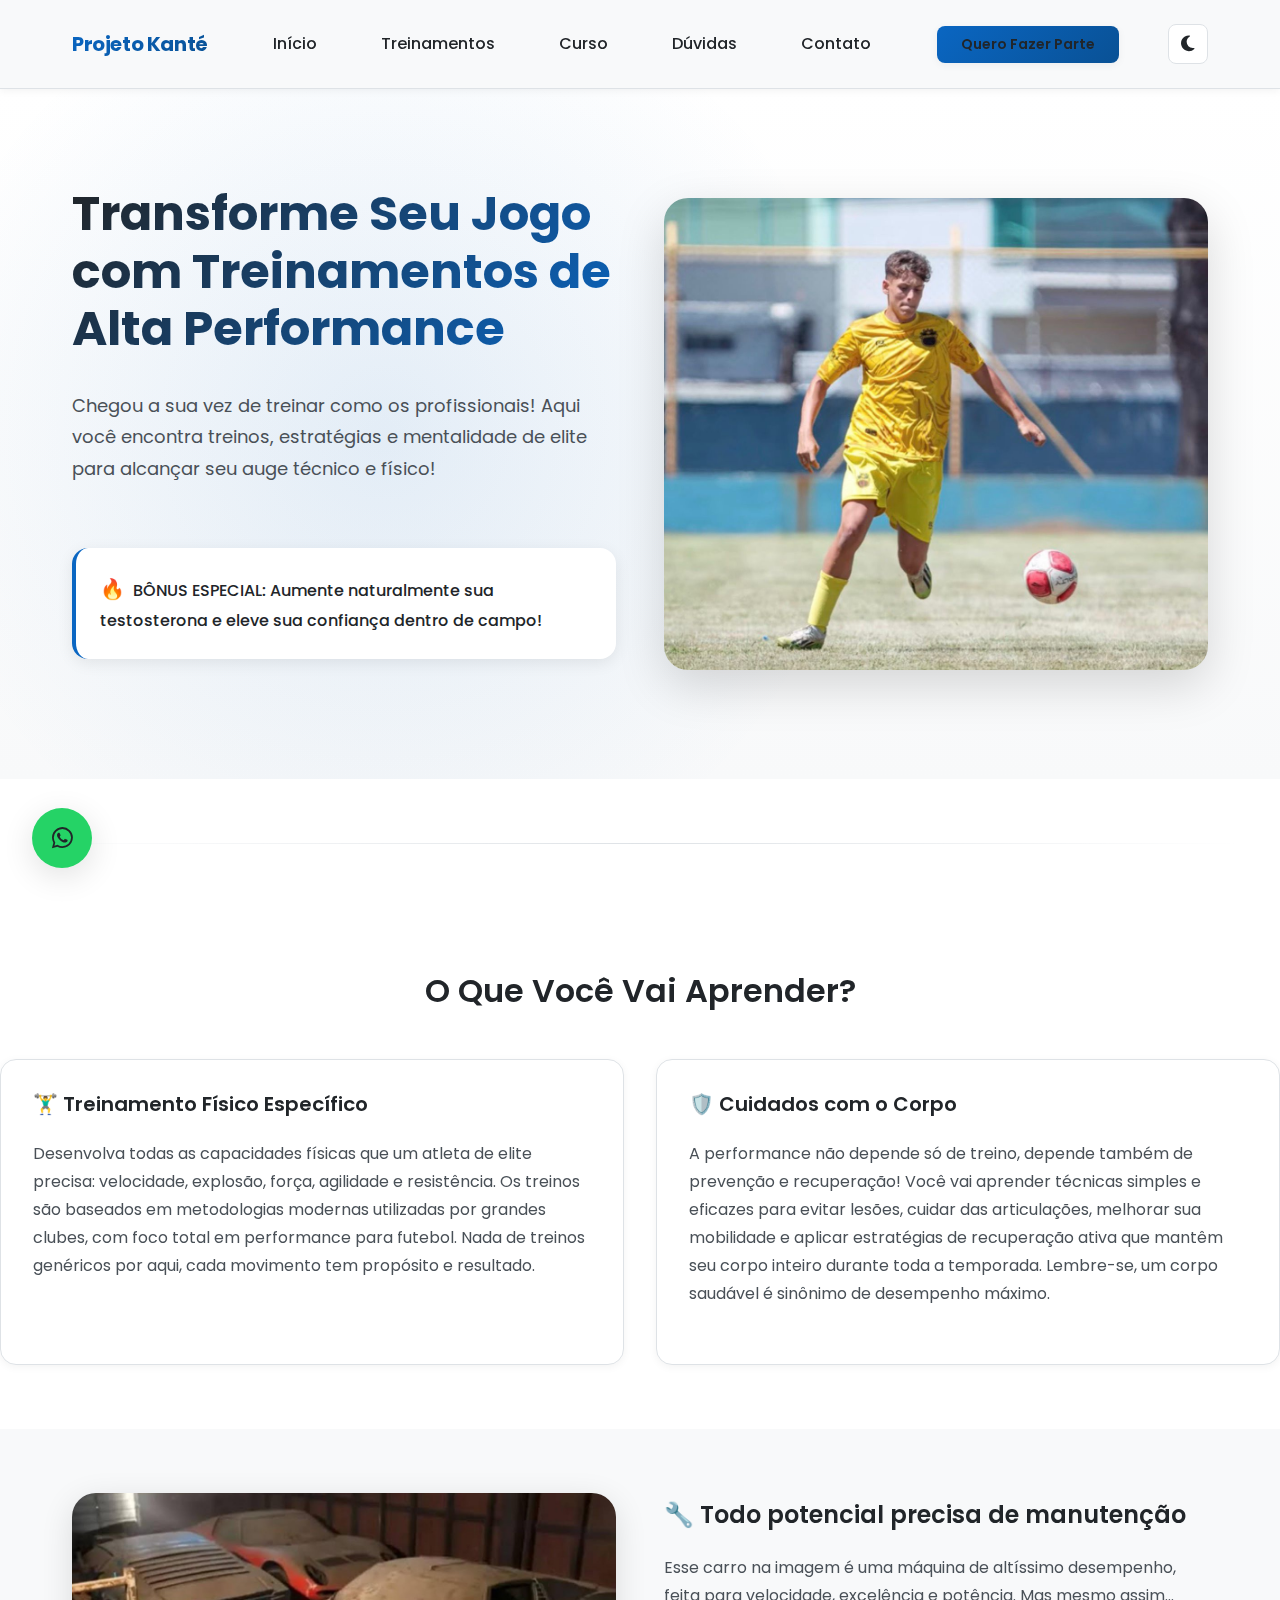
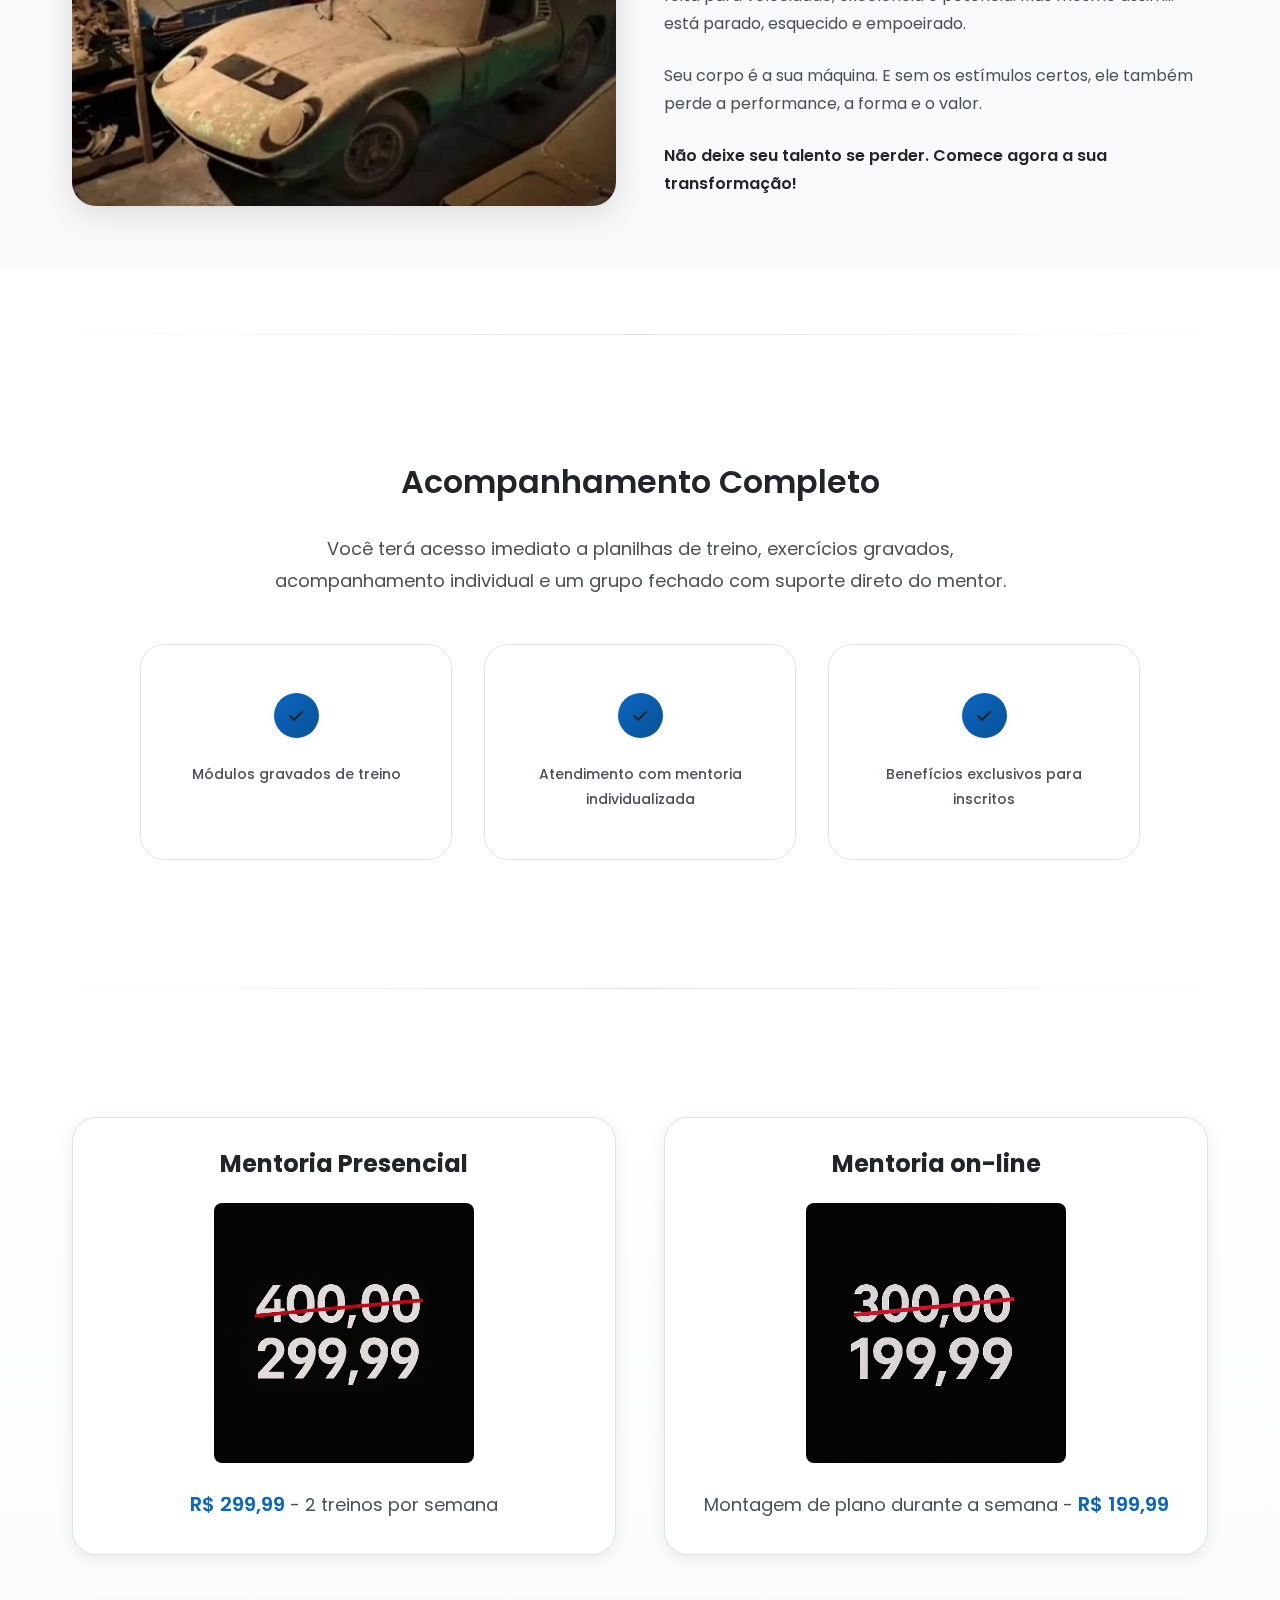
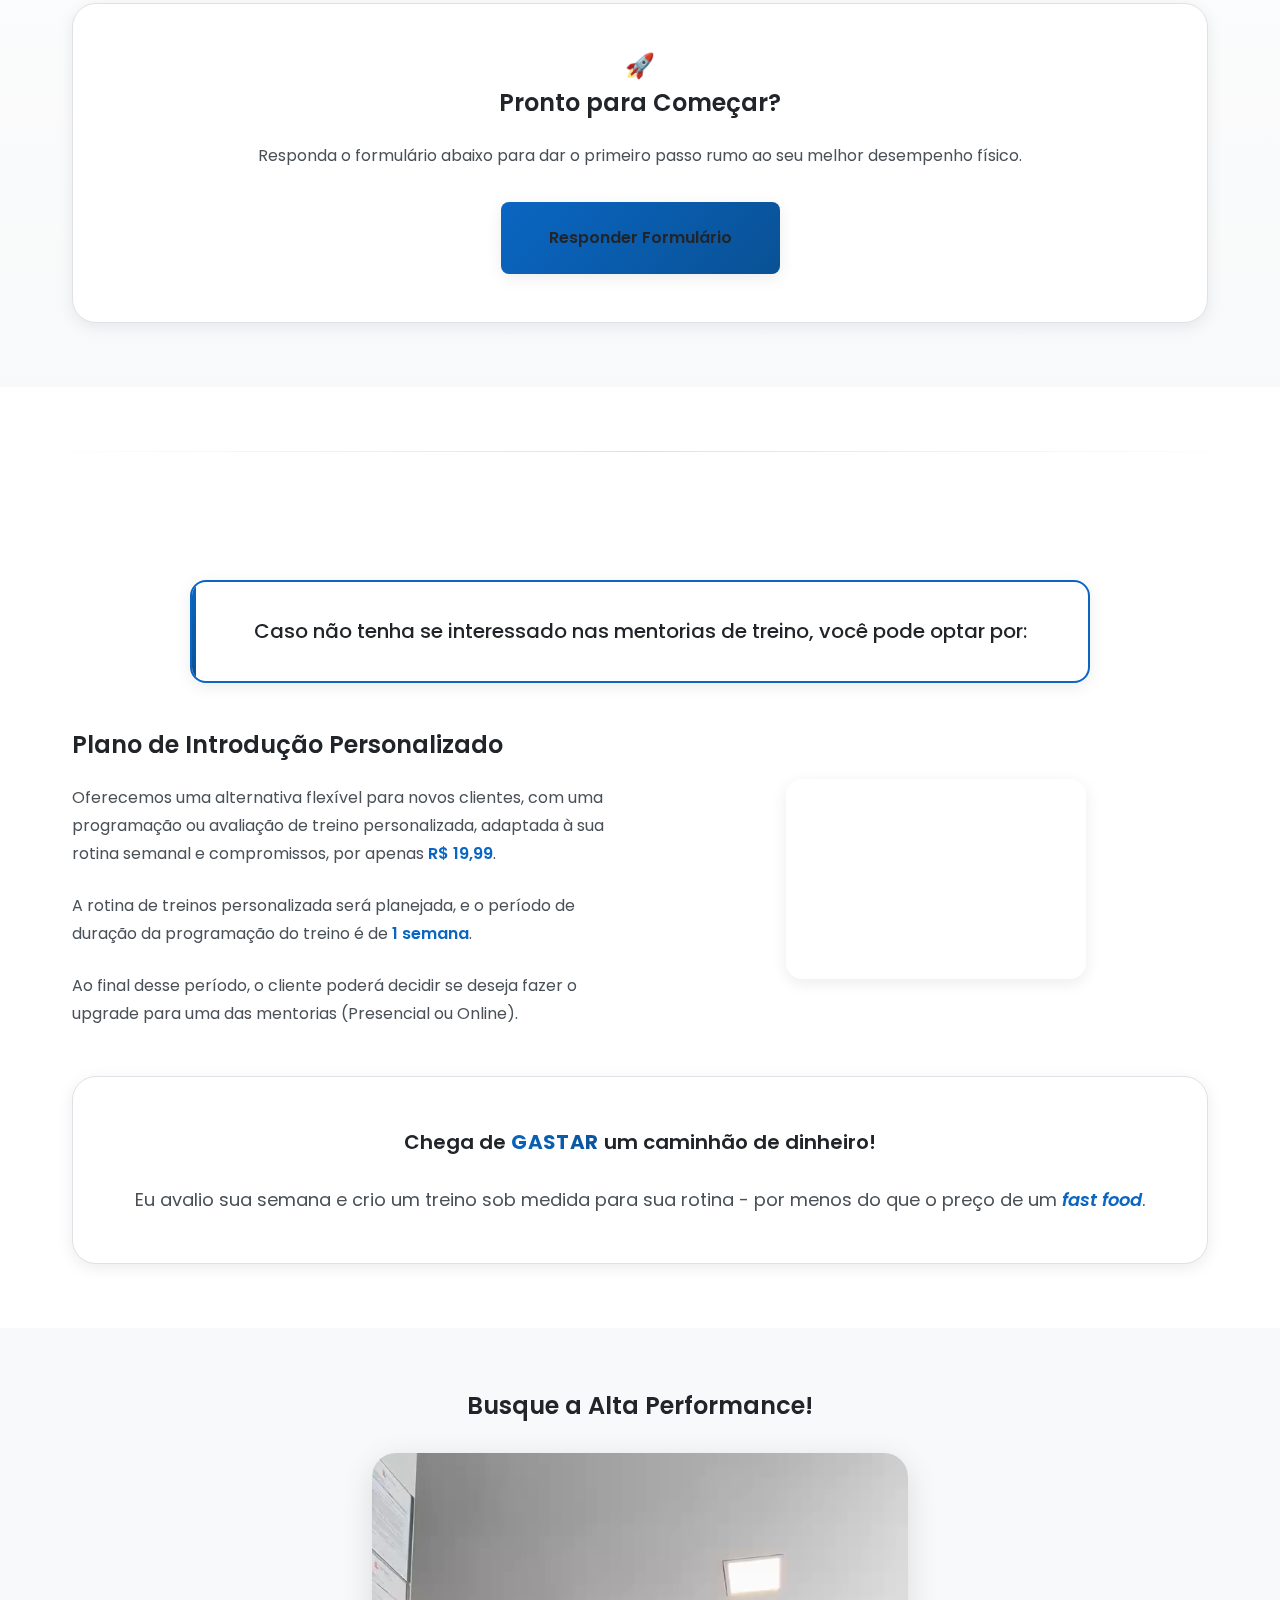
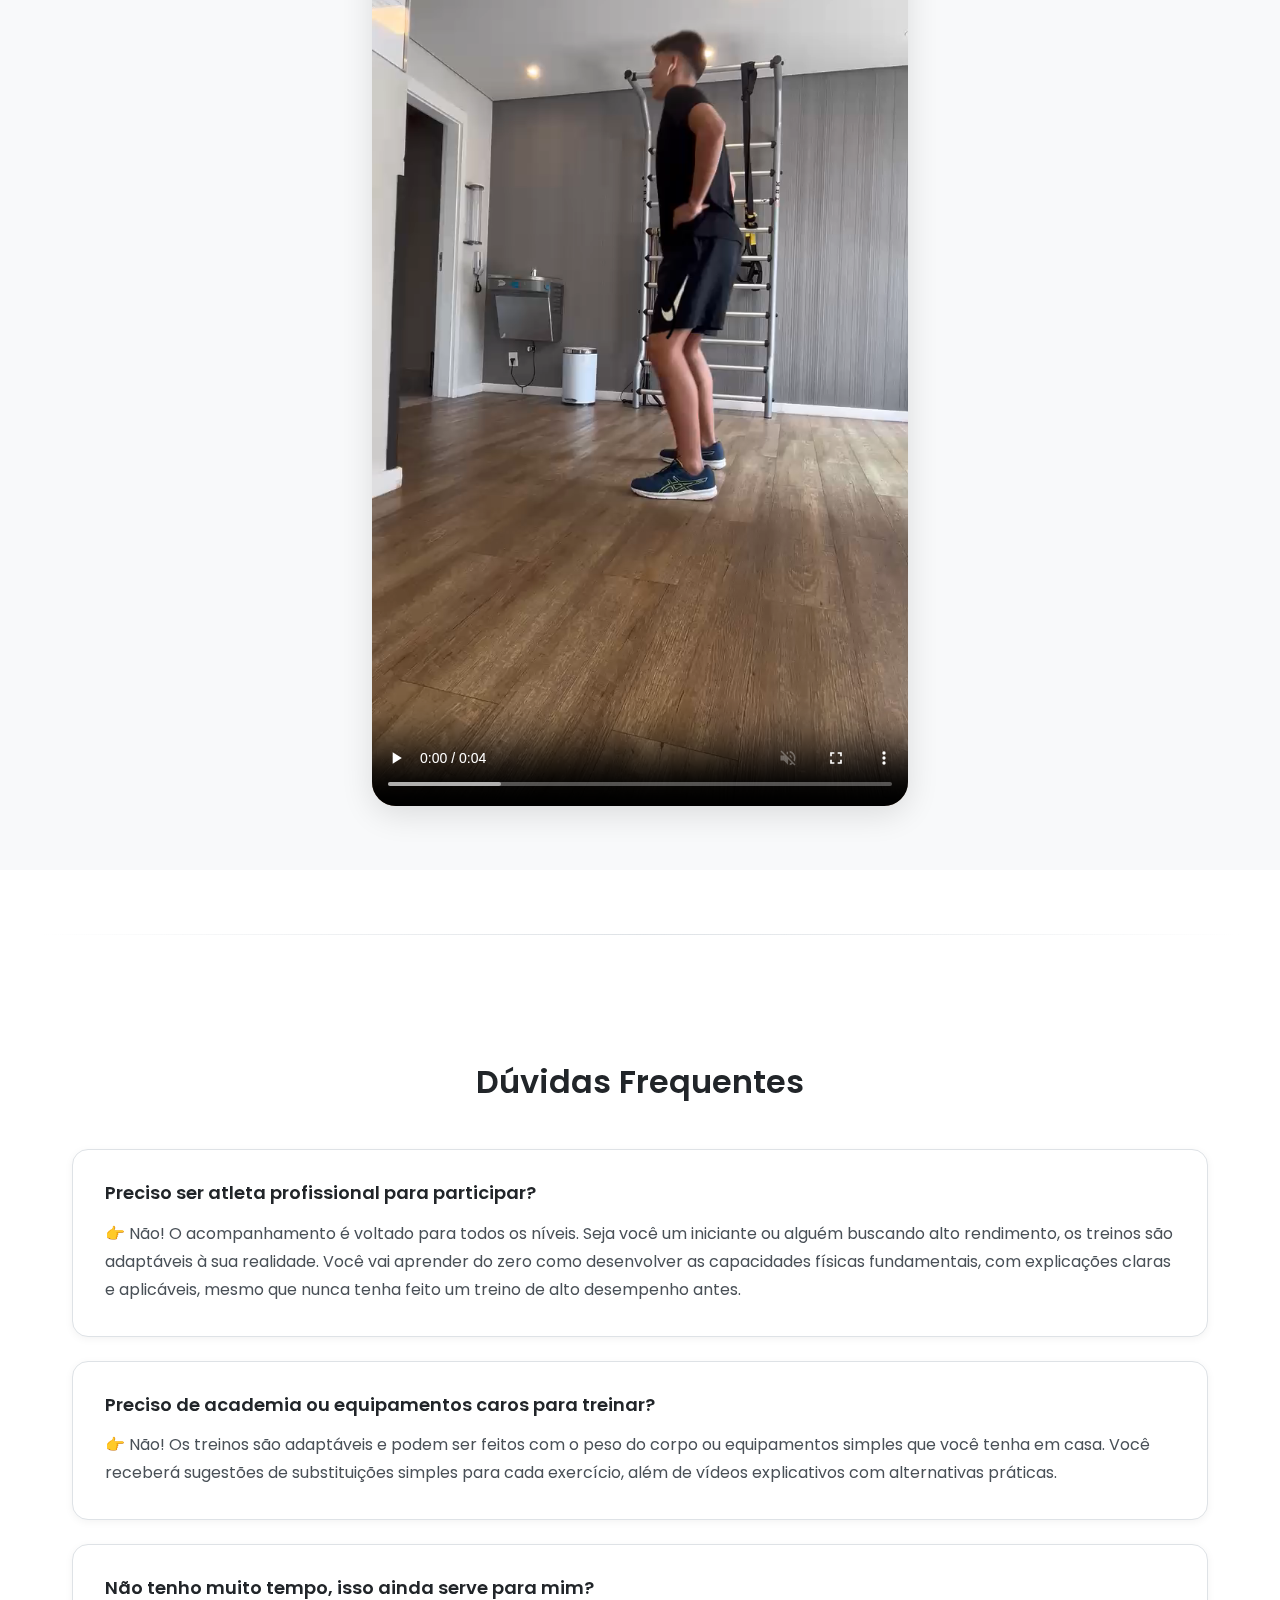
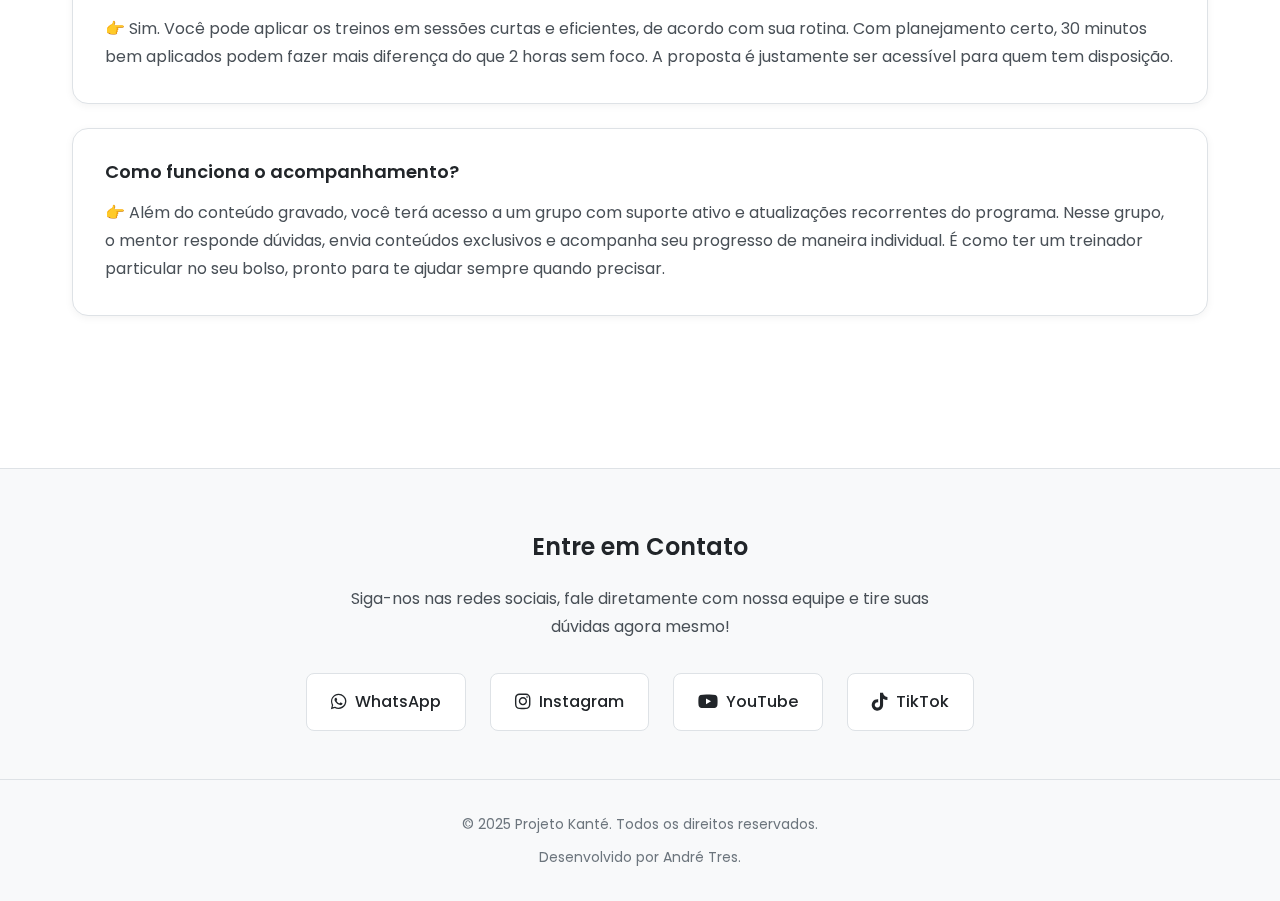
<file: index.html>
<!DOCTYPE html>
<html lang="pt-br">
<head>
  <meta charset="UTF-8" />
  <meta name="viewport" content="width=device-width, initial-scale=1.0" />
  <meta name="description" content="Treinamentos de alta performance, curso completo e consultoria para atletas de futebol.">
  <title>Projeto Kanté - Consultoria Profissional</title>
  <link rel="icon" type="image/png" href="favicon.png" />
  <link rel="preconnect" href="https://fonts.googleapis.com">
  <link rel="preconnect" href="https://fonts.gstatic.com" crossorigin>
  <link href="https://fonts.googleapis.com/css2?family=Poppins:wght@300;400;500;600;700&display=swap" rel="stylesheet">
  <link rel="stylesheet" href="css/styles.css"/>
  <link rel="stylesheet" href="https://cdnjs.cloudflare.com/ajax/libs/font-awesome/6.5.0/css/all.min.css" />
</head>
<body>

  <header>
  <div class="container header-container">
    <div class="logo">Projeto Kanté</div>
    <button class="menu-toggle" aria-label="Abrir menu" aria-expanded="false" aria-controls="menu">
      <i class="fas fa-bars" aria-hidden="true"></i>
    </button>
    <nav class="menu" id="menu" role="navigation" aria-label="Menu principal">
      <a href="#inicio" aria-label="Ir para seção início">Início</a>
      <a href="#treinamentos" aria-label="Ir para seção treinamentos">Treinamentos</a>
      <a href="#curso" aria-label="Ir para seção curso">Curso</a>
      <a href="#faq" aria-label="Ir para seção dúvidas">Dúvidas</a>
      <a href="#contato" aria-label="Ir para seção contato">Contato</a>
    </nav>
    <a href="#form" class="cta-button" aria-label="Botão para formulário">Quero Fazer Parte</a>
    <button class="theme-toggle" aria-label="Alternar modo claro/escuro" aria-pressed="false">
      <i class="fas fa-moon" aria-hidden="true"></i>
    </button>
  </div>
</header>

  <section id="inicio" class="start">
    <div class="container">
      <div class="start-text">
        <h1>Transforme Seu Jogo com Treinamentos de Alta Performance</h1>
        <p class="subheadline">
            Chegou a sua vez de treinar como os profissionais!
            Aqui você encontra treinos, estratégias e mentalidade de elite para alcançar seu auge técnico e físico!</p>
       <p class="frase-bonus">
       <span class="emoji">🔥</span>BÔNUS ESPECIAL: 
       <span class="mobile-break">Aumente naturalmente sua testosterona e eleve sua confiança dentro de campo!</span>
       </p>
      </div>
      <div class="start-media">
        <img src="assets/images/playing.jpeg" alt="Foto do jogador André Ferrari" loading="lazy" width="600" height="400" />
      </div>
    </div>
  </section>

  <div class="section-divider"></div>

  <section id="treinamentos" class="aprendizado">
    <h2>O Que Você Vai Aprender?</h2>
    <div class="aprendizado-blocos">
      <div class="bloco">
        <h3>🏋️‍♂️ Treinamento Físico Específico</h3>
        <p>Desenvolva todas as capacidades físicas que um atleta de elite precisa: velocidade, explosão, força, agilidade e resistência. Os treinos são baseados em metodologias modernas utilizadas por grandes clubes, com foco total em performance para futebol. Nada de treinos genéricos por aqui, cada movimento tem propósito e resultado.</p>
      </div>
      <div class="bloco">
        <h3>🛡️ Cuidados com o Corpo</h3>
        <p>A performance não depende só de treino, depende também de prevenção e recuperação! Você vai aprender técnicas simples e eficazes para evitar lesões, cuidar das articulações, melhorar sua mobilidade e aplicar estratégias de recuperação ativa que mantêm seu corpo inteiro durante toda a temporada. Lembre-se, um corpo saudável é sinônimo de desempenho máximo.</p>
      </div>
    </div>
  </section>

  <section class="potencial-section">
    <div class="container potencial-container">
      <div class="potencial-image">
        <img src="assets/images/impact.jpg" alt="Carro abandonado, sujo e sem uso" loading="lazy" width="500" height="300">
      </div>
      <div class="potencial-text">
        <h2>🔧 Todo potencial precisa de manutenção</h2>
        <p>
          Esse carro na imagem é uma máquina de altíssimo desempenho, feita para velocidade, excelência e potência. Mas mesmo assim... está parado, esquecido e empoeirado.
        </p>
        <p>
          Seu corpo é a sua máquina. E sem os estímulos certos, ele também perde a performance, a forma e o valor.
        </p>
        <p><strong>Não deixe seu talento se perder. Comece agora a sua transformação!</strong></p>
      </div>
    </div>
  </section>  

  <div class="section-divider"></div>

  <section id="curso" class="course">
    <div class="container">
      <h2>Acompanhamento Completo</h2>
      <p class="course-desc">
        Você terá acesso imediato a planilhas de treino, exercícios gravados, acompanhamento individual e um grupo fechado com suporte direto do mentor.
      </p>
      <ul class="course-features">
        <li>
          <i class="fas fa-check"></i>
          <span>Módulos gravados de treino</span>
        </li>
        <li>
          <i class="fas fa-check"></i>
          <span>Atendimento com mentoria individualizada</span>
        </li>
        <li>
          <i class="fas fa-check"></i>
          <span>Benefícios exclusivos para inscritos</span>
        </li>
      </ul>
    </div>
  </section>

  <div class="section-divider"></div> 

  <section id="form" class="form-section">
    <div class="container form-container">
      <div class="valor">
        <h1>Mentoria Presencial</h1>
        <img src="assets/images/299,99.png" alt="Imagem promocional do acompanhamento presencial" loading="lazy" width="260" height="200">
        <p class="valor-info"><strong>R$ 299,99</strong> - 2 treinos por semana</p>
      </div>
      <div class="valor">
        <h1>Mentoria on-line</h1>
        <img src="assets/images/199,99.png" alt="Imagem promocional do acompanhamento on-line" loading="lazy" width="260" height="200">
        <p class="valor-info">Montagem de plano durante a semana - <strong>R$ 199,99</strong></p>
      </div>
      <div class="form-content">
        <h2>🚀 <span>Pronto para Começar?</span></h2>
        <p>Responda o formulário abaixo para dar o primeiro passo rumo ao seu melhor desempenho físico.</p>
        <a href="https://docs.google.com/forms/d/e/1FAIpQLSfvKeWkzVuTwVWBjLZcligXVV7os0W_3yeGWp4YeivZIzzNvQ/viewform?usp=header" target="_blank" class="form-button">Responder Formulário</a>
      </div>
    </div>
  </section>

  <div class="section-divider"></div>

  <section class="oferta-intro">
    <div class="container">
      <p class="oferta-transicao">Caso não tenha se interessado nas mentorias de treino, você pode optar por:</p>
      
      <div class="oferta-conteudo">
        <div class="oferta-texto">
          <h2>Plano de Introdução Personalizado</h2>
          <p>
            Oferecemos uma alternativa flexível para novos clientes, com uma programação ou avaliação de treino personalizada, 
            adaptada à sua rotina semanal e compromissos, por apenas <strong>R$ 19,99</strong>.
          </p>
          <p>
            A rotina de treinos personalizada será planejada, e o período de duração da programação do treino é de <strong>1 semana</strong>.
          </p>
          <p>
            Ao final desse período, o cliente poderá decidir se deseja fazer o upgrade para uma das mentorias (Presencial ou Online).
          </p>
        </div>
        <div class="oferta-imagem">
          <img src="assets/images/19,99.png?v=2" alt="Plano introdutório por R$ 19,99" loading="lazy" width="300" height="200">
        </div>
      </div>
      
      <div class="oferta-impacto">
        <p class="oferta-impacto-linha1">
          <strong>Chega de <span class="destaque-palavra">gastar</span> um caminhão de dinheiro!</strong>
        </p>
        <p class="oferta-impacto-linha2">
          Eu avalio sua semana e crio um treino sob medida para sua rotina - por menos do que o preço de um <em class="fast-food-destaque">fast food</em>.
        </p>
      </div>
    </div>
  </section>

  <section class="video-section">
    <div class="container">
      <h2 class="video-title" aria-label="Vídeo motivacional">Busque a Alta Performance!</h2>
      <div class="video-wrapper">
        <video class="video-container" controls muted autoplay loop playsinline aria-label="Vídeo Demonstrativo">
          <source src="assets/videos/Salto.mp4" type="video/mp4">
          Seu navegador não suporta a tag de vídeo.
        </video>
      </div>
    </div>
  </section>

  <div class="section-divider"></div>

<section id="faq" class="faq">
  <div class="container">
    <h2>Dúvidas Frequentes</h2>

    <div class="faq-item">
      <h4>Preciso ser atleta profissional para participar?</h4>
      <p>👉 Não! O acompanhamento é voltado para todos os níveis. Seja você um iniciante ou alguém buscando alto rendimento, os treinos são adaptáveis à sua realidade. Você vai aprender do zero como desenvolver as capacidades físicas fundamentais, com explicações claras e aplicáveis, mesmo que nunca tenha feito um treino de alto desempenho antes.</p>
    </div>

    <div class="faq-item">
      <h4>Preciso de academia ou equipamentos caros para treinar?</h4>
      <p>👉 Não! Os treinos são adaptáveis e podem ser feitos com o peso do corpo ou equipamentos simples que você tenha em casa.
        Você receberá sugestões de substituições simples para cada exercício, além de vídeos explicativos com alternativas práticas.
      </p>
    </div>

    <div class="faq-item">
      <h4>Não tenho muito tempo, isso ainda serve para mim?</h4>
      <p>👉 Sim. Você pode aplicar os treinos em sessões curtas e eficientes, de acordo com sua rotina. Com planejamento certo, 30 minutos bem aplicados podem fazer mais diferença do que 2 horas sem foco. A proposta é justamente ser acessível para quem tem disposição.</p>
    </div>

    <div class="faq-item">
      <h4>Como funciona o acompanhamento?</h4>
      <p>👉 Além do conteúdo gravado, você terá acesso a um grupo com suporte ativo e atualizações recorrentes do programa. Nesse grupo, o mentor responde dúvidas, envia conteúdos exclusivos e acompanha seu progresso de maneira individual. É como ter um treinador particular no seu bolso, pronto para te ajudar sempre quando precisar.</p>
    </div>
  </div>
</section>

  <footer id="contato">
    <div class="footer-content">
      <div class="footer-contact">
        <h2>Entre em Contato</h2>
        <p>Siga-nos nas redes sociais, fale diretamente com nossa equipe e tire suas dúvidas agora mesmo!</p>
        <div class="footer-socials">
          <a href="https://wa.me/5511945710976" target="_blank" rel="noopener noreferrer"><i class="fab fa-whatsapp"></i> WhatsApp</a>
          <a href="https://www.instagram.com/ferr4ritrainer/" target="_blank" rel="noopener noreferrer"><i class="fab fa-instagram"></i> Instagram</a>
          <a href="https://www.youtube.com/@Ferr4riyt" target="_blank" rel="noopener noreferrer"><i class="fab fa-youtube"></i> YouTube</a>
          <a href="https://www.tiktok.com/@ferraritr4ining" target="_blank" rel="noopener noreferrer"><i class="fab fa-tiktok"></i> TikTok</a>
        </div>
      </div>
    </div>
    <div class="footer-bottom">
      <p>© 2025 Projeto Kanté. Todos os direitos reservados.</p>
      <p>Desenvolvido por André Tres.</p>
    </div>
  </footer>

  <a href="https://wa.me/5511945710976" class="whatsapp-float" target="_blank" rel="noopener noreferrer" aria-label="Fale conosco no WhatsApp">
    <i class="fab fa-whatsapp"></i>
  </a>  

  <!-- Botão voltar ao topo -->
  <button class="back-to-top" aria-label="Voltar ao topo" style="display: none;">
    <i class="fas fa-arrow-up" aria-hidden="true"></i>
  </button>

  <script src="js/main.js" defer></script>
</body>
</html>
</file>
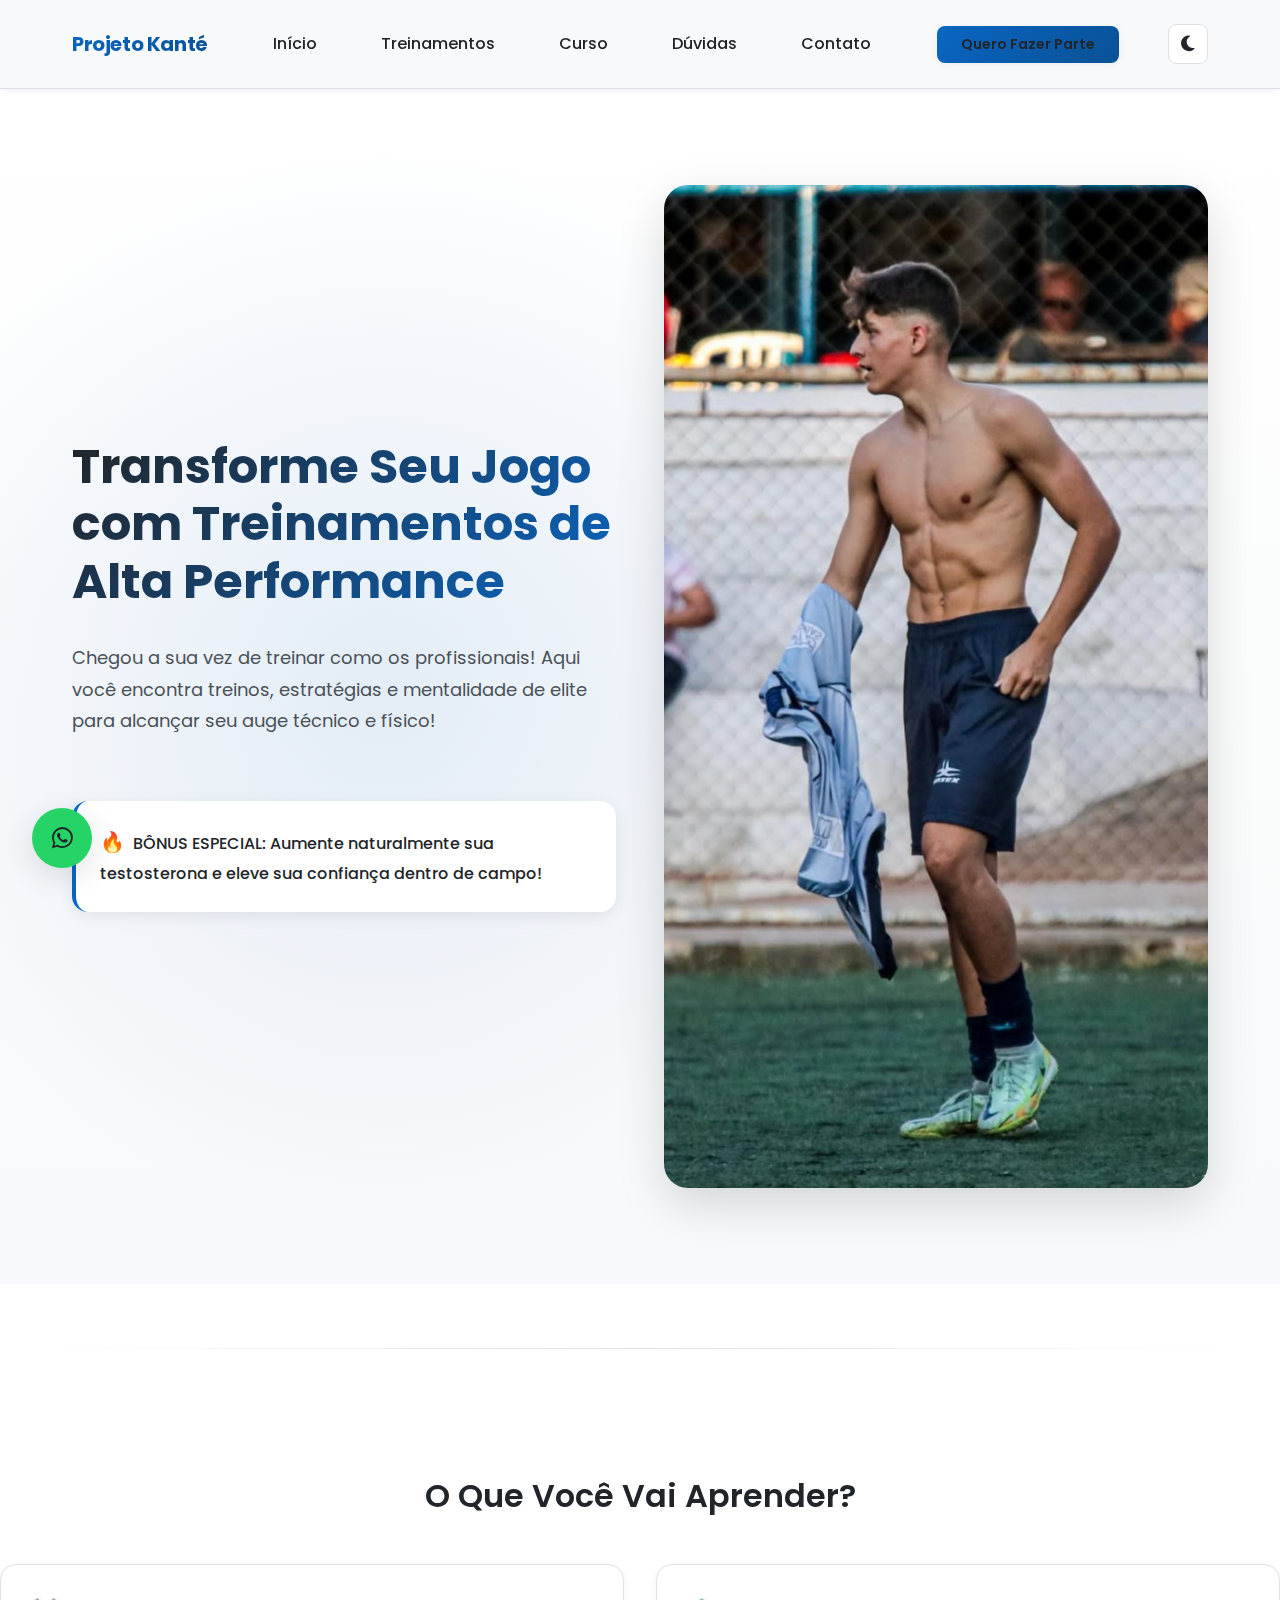
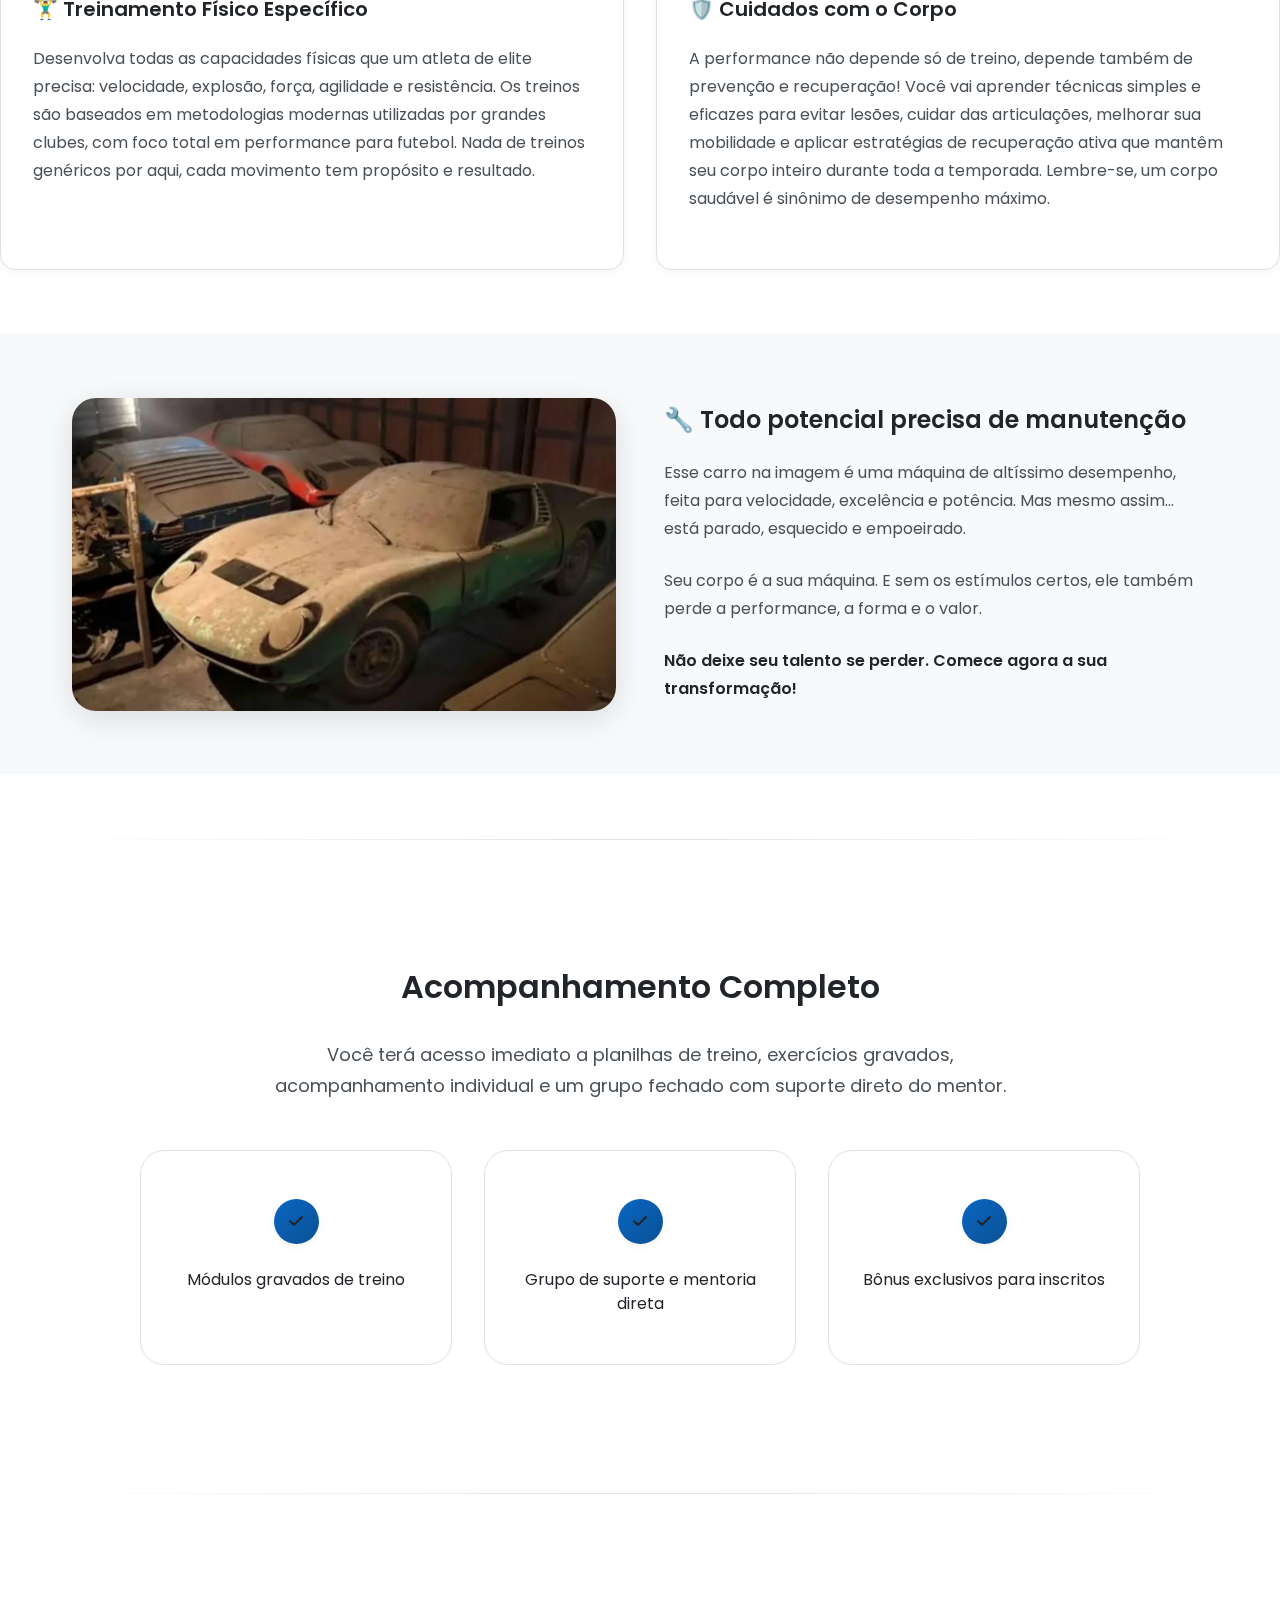
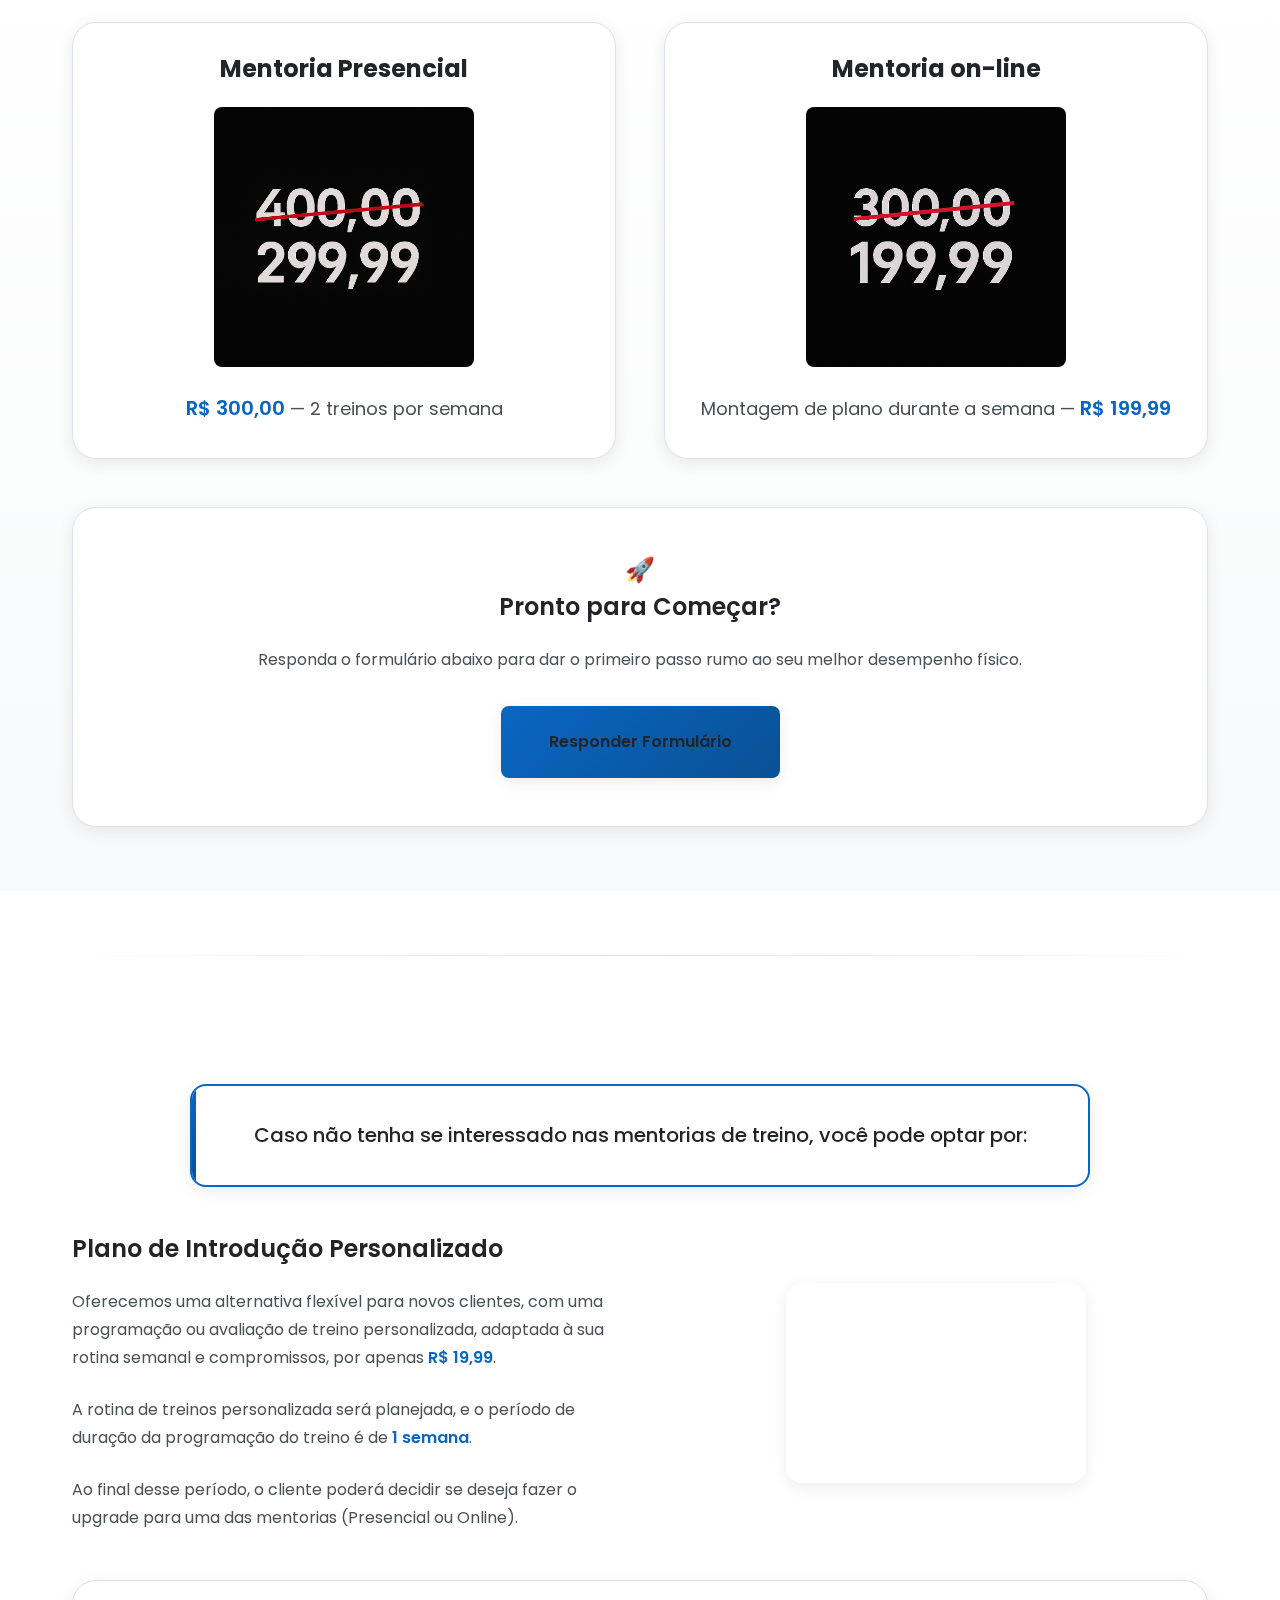
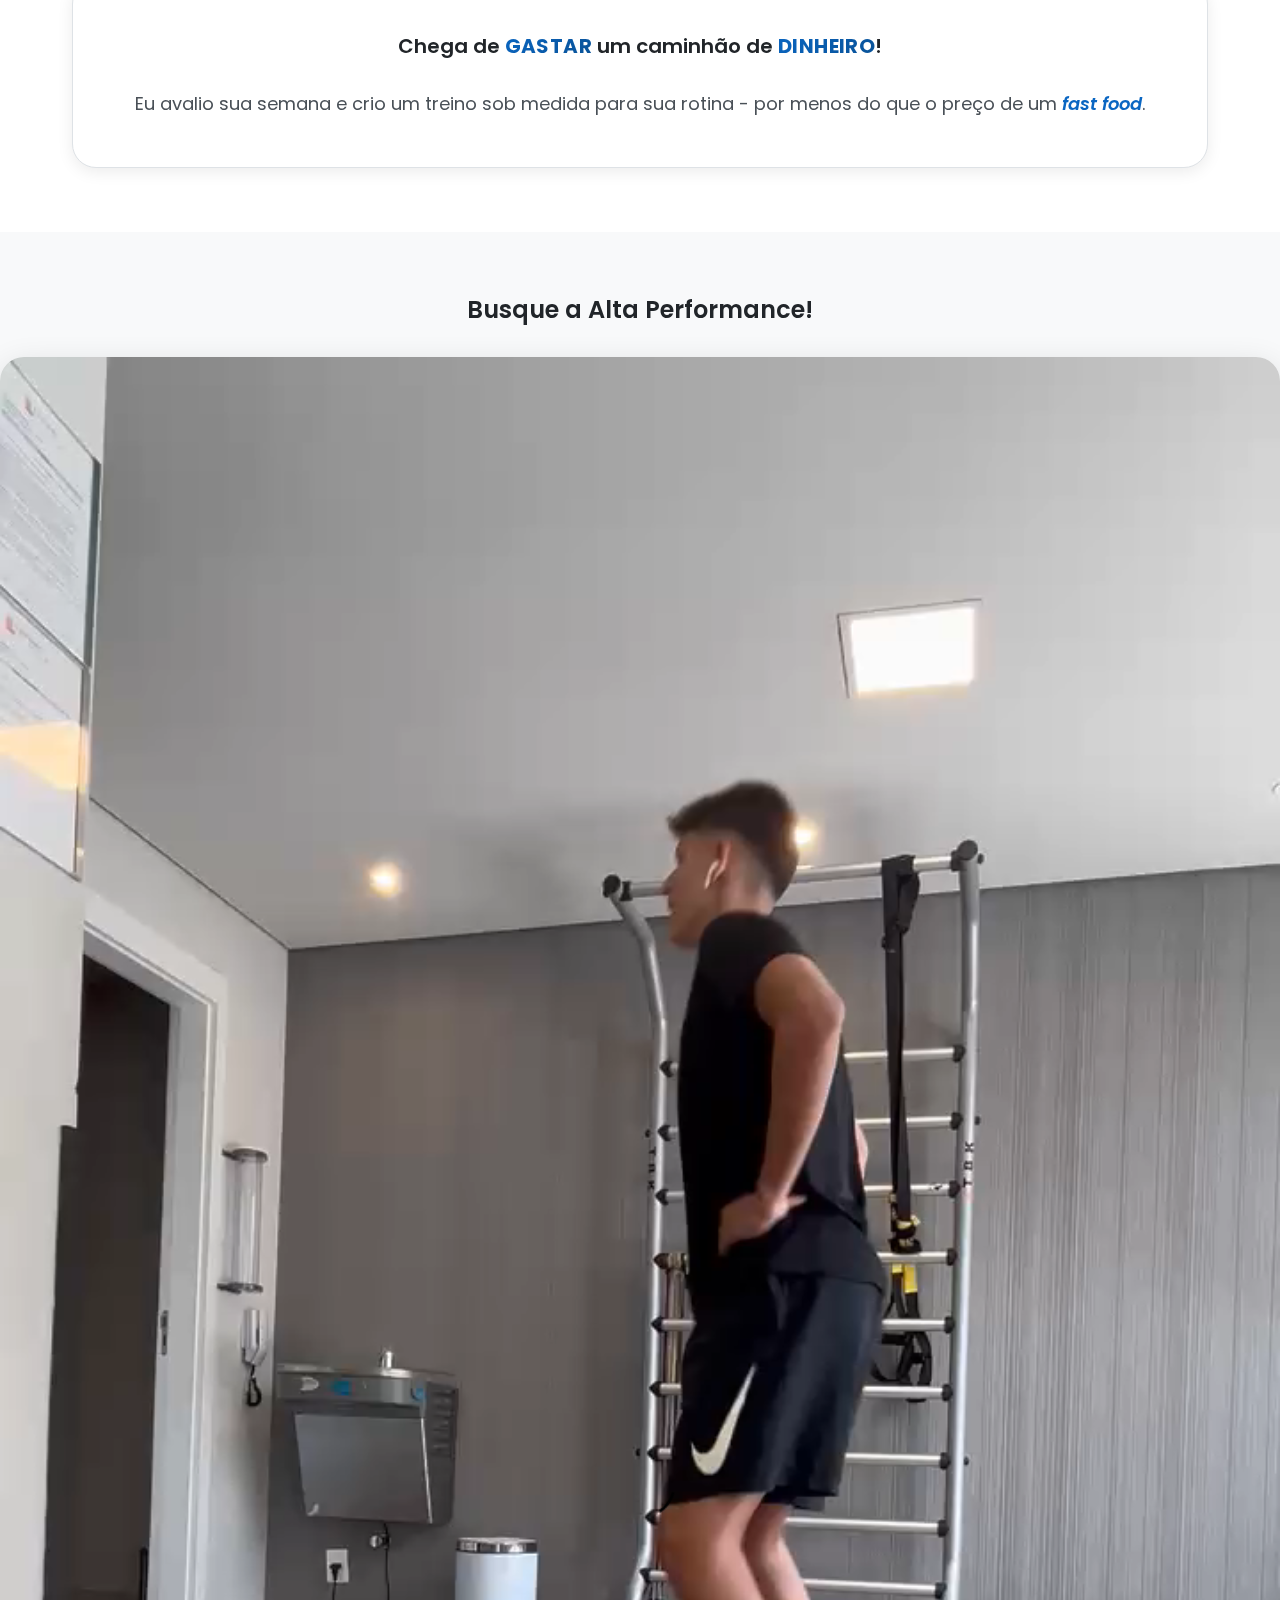
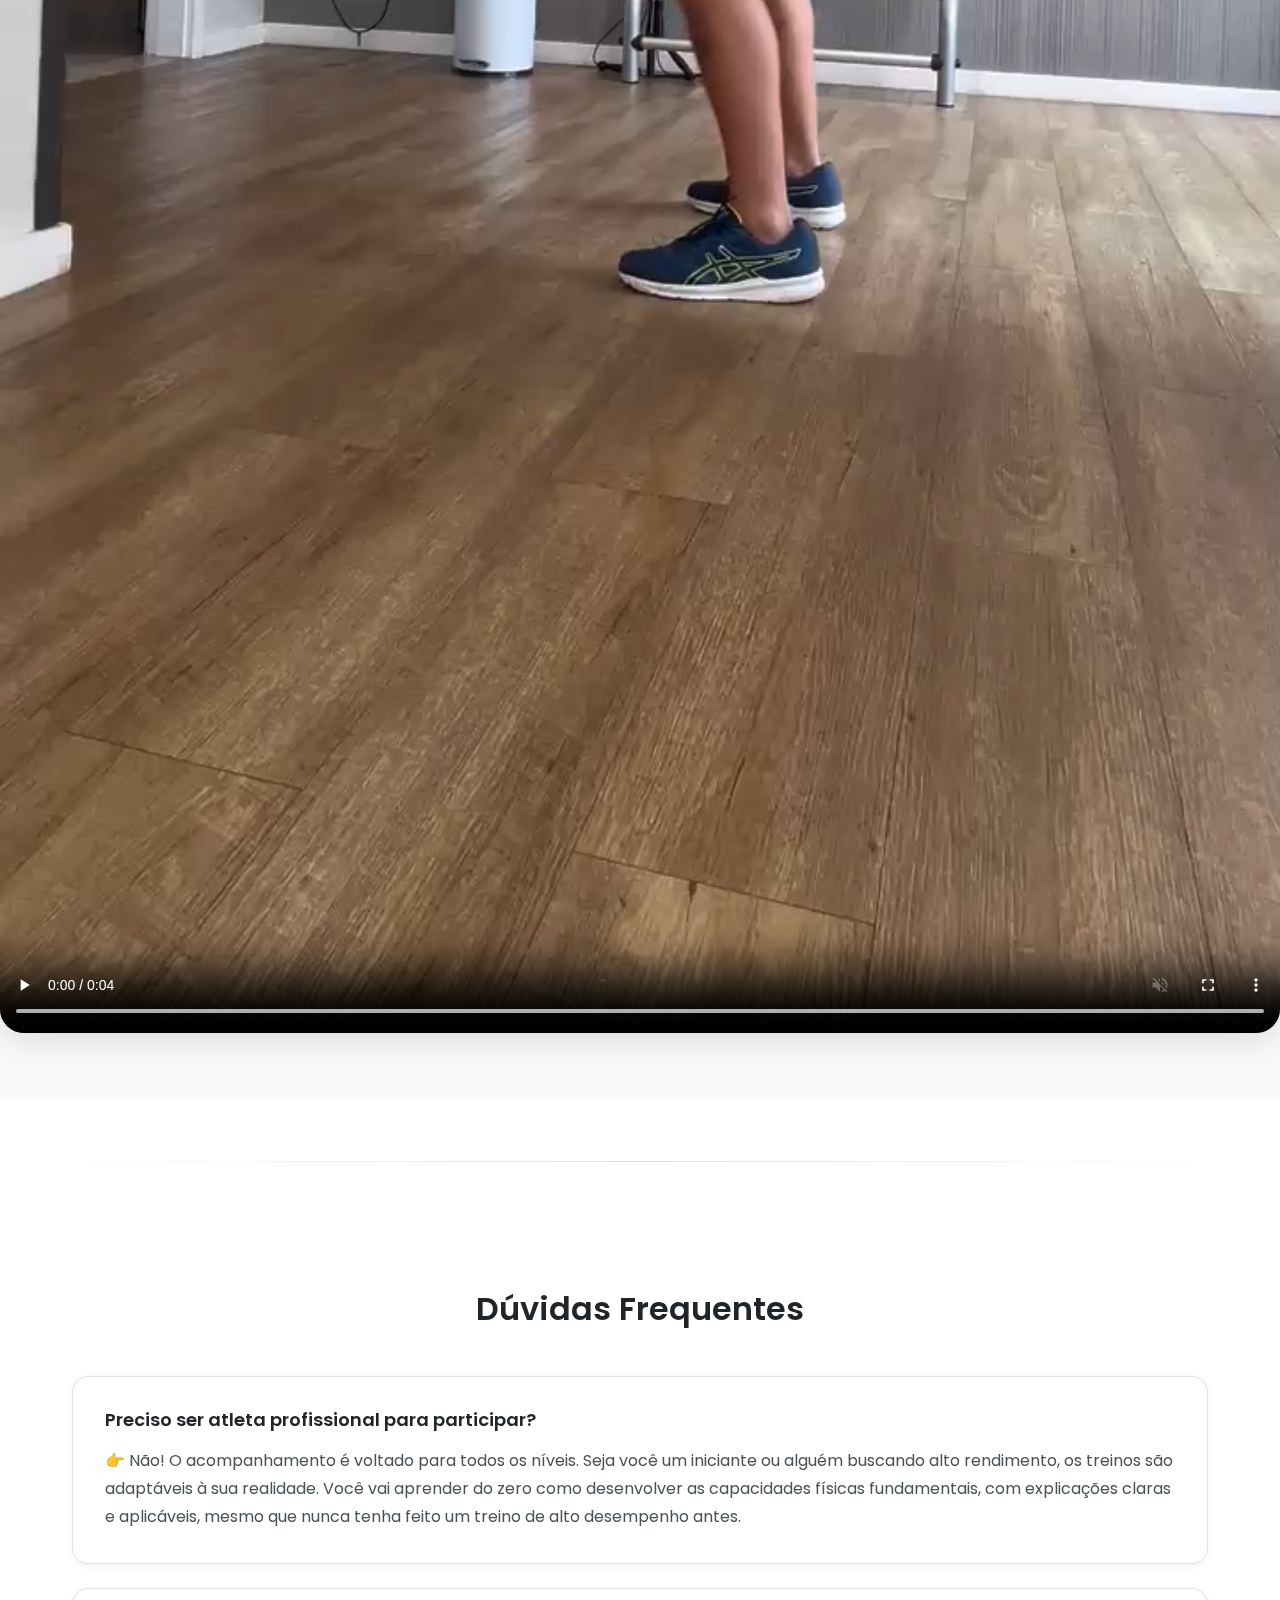
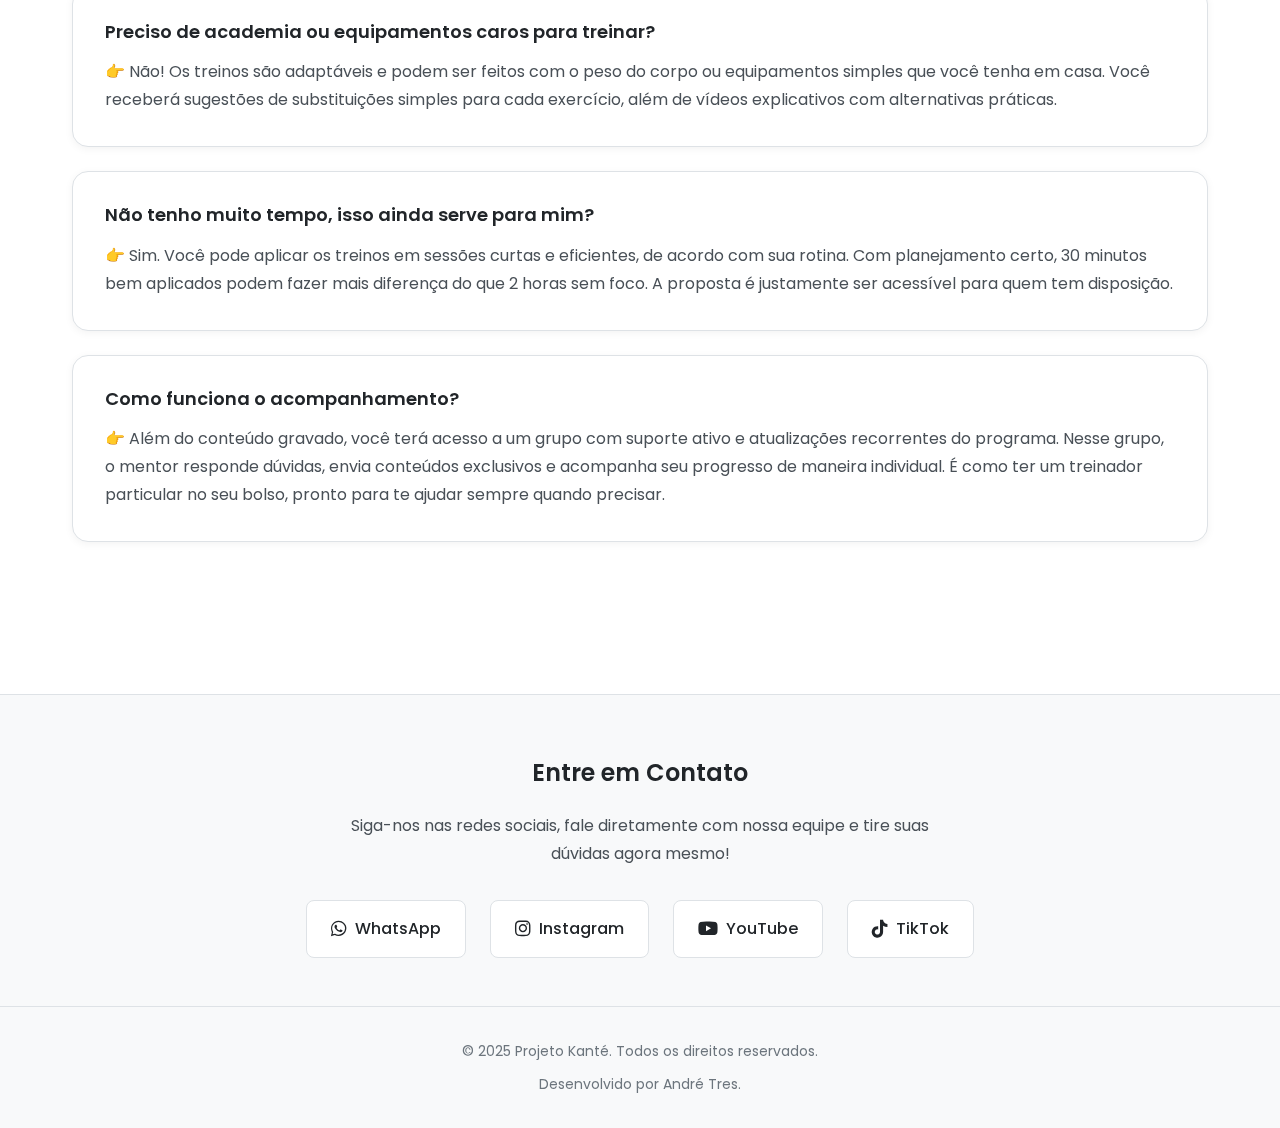
<file: index-static.html>
<!DOCTYPE html>
<html lang="pt-br">
<head>
  <meta charset="UTF-8" />
  <meta name="viewport" content="width=device-width, initial-scale=1.0" />
  <meta name="description" content="Treinamentos de alta performance, curso completo e consultoria para atletas de futebol.">
  <title>Projeto Kanté - Consultoria Profissional</title>
  <link rel="icon" type="image/png" href="favicon.png" />
  <link rel="preconnect" href="https://fonts.googleapis.com">
  <link rel="preconnect" href="https://fonts.gstatic.com" crossorigin>
  <link href="https://fonts.googleapis.com/css2?family=Poppins:wght@300;400;500;600;700&display=swap" rel="stylesheet">
  <link rel="stylesheet" href="css/styles.css"/>
  <link rel="stylesheet" href="https://cdnjs.cloudflare.com/ajax/libs/font-awesome/6.5.0/css/all.min.css" />
</head>
<body>

  <header>
  <div class="container header-container">
    <div class="logo">Projeto Kanté</div>
    <button class="menu-toggle" aria-label="Abrir menu" aria-expanded="false" aria-controls="menu">
      <i class="fas fa-bars" aria-hidden="true"></i>
    </button>
    <nav class="menu" id="menu" role="navigation" aria-label="Menu principal">
      <a href="#inicio" aria-label="Ir para seção início">Início</a>
      <a href="#treinamentos" aria-label="Ir para seção treinamentos">Treinamentos</a>
      <a href="#curso" aria-label="Ir para seção curso">Curso</a>
      <a href="#faq" aria-label="Ir para seção dúvidas">Dúvidas</a>
      <a href="#contato" aria-label="Ir para seção contato">Contato</a>
    </nav>
    <a href="#form" class="cta-button" aria-label="Botão para formulário">Quero Fazer Parte</a>
    <button class="theme-toggle" aria-label="Alternar modo claro/escuro" aria-pressed="false">
      <i class="fas fa-moon" aria-hidden="true"></i>
    </button>
  </div>
</header>

  <section id="inicio" class="start">
    <div class="container">
      <div class="start-text">
        <h1>Transforme Seu Jogo com Treinamentos de Alta Performance</h1>
        <p class="subheadline">
            Chegou a sua vez de treinar como os profissionais!
            Aqui você encontra treinos, estratégias e mentalidade de elite para alcançar seu auge técnico e físico!</p>
       <p class="frase-bonus">
       <span class="emoji">🔥</span>BÔNUS ESPECIAL: 
       <span class="mobile-break">Aumente naturalmente sua testosterona e eleve sua confiança dentro de campo!</span>
       </p>
      </div>
      <div class="start-media">
        <img src="perfil.jpg" alt="Foto do jogador André Ferrari" loading="lazy" width="600" height="400" />
      </div>
    </div>
  </section>

  <div class="section-divider"></div>

  <section id="treinamentos" class="aprendizado">
    <h2>O Que Você Vai Aprender?</h2>
    <div class="aprendizado-blocos">
      <div class="bloco">
        <h3>🏋️‍♂️ Treinamento Físico Específico</h3>
        <p>Desenvolva todas as capacidades físicas que um atleta de elite precisa: velocidade, explosão, força, agilidade e resistência. Os treinos são baseados em metodologias modernas utilizadas por grandes clubes, com foco total em performance para futebol. Nada de treinos genéricos por aqui, cada movimento tem propósito e resultado.</p>
      </div>
      <div class="bloco">
        <h3>🛡️ Cuidados com o Corpo</h3>
        <p>A performance não depende só de treino, depende também de prevenção e recuperação! Você vai aprender técnicas simples e eficazes para evitar lesões, cuidar das articulações, melhorar sua mobilidade e aplicar estratégias de recuperação ativa que mantêm seu corpo inteiro durante toda a temporada. Lembre-se, um corpo saudável é sinônimo de desempenho máximo.</p>
      </div>
    </div>
  </section>

  <section class="potencial-section">
    <div class="container potencial-container">
      <div class="potencial-image">
        <img src="carro.jpg" alt="Carro abandonado, sujo e sem uso" loading="lazy" width="500" height="300">
      </div>
      <div class="potencial-text">
        <h2>🔧 Todo potencial precisa de manutenção</h2>
        <p>
          Esse carro na imagem é uma máquina de altíssimo desempenho, feita para velocidade, excelência e potência. Mas mesmo assim... está parado, esquecido e empoeirado.
        </p>
        <p>
          Seu corpo é a sua máquina. E sem os estímulos certos, ele também perde a performance, a forma e o valor.
        </p>
        <p><strong>Não deixe seu talento se perder. Comece agora a sua transformação!</strong></p>
      </div>
    </div>
  </section>  

  <div class="section-divider"></div>

  <section id="curso" class="course">
    <div class="container">
      <h2>Acompanhamento Completo</h2>
      <p class="course-desc">
        Você terá acesso imediato a planilhas de treino, exercícios gravados, acompanhamento individual e um grupo fechado com suporte direto do mentor.
      </p>
      <ul class="course-features">
        <li><i class="fas fa-check"></i>Módulos gravados de treino</li>
        <li><i class="fas fa-check"></i>Grupo de suporte e mentoria direta</li>
        <li><i class="fas fa-check"></i>Bônus exclusivos para inscritos</li>
      </ul>
    </div>
  </section>

  <div class="section-divider"></div> 

  <section id="form" class="form-section">
    <div class="container form-container">
      <div class="valor">
        <h1>Mentoria Presencial</h1>
        <img src="valor1.png" alt="Imagem promocional do acompanhamento presencial" loading="lazy" width="260" height="200">
        <p class="valor-info"><strong>R$ 300,00</strong> — 2 treinos por semana</p>
      </div>
      <div class="valor">
        <h1>Mentoria on-line</h1>
        <img src="valor2.png" alt="Imagem promocional do acompanhamento on-line" loading="lazy" width="260" height="200">
        <p class="valor-info">Montagem de plano durante a semana — <strong>R$ 199,99</strong></p>
      </div>
      <div class="form-content">
        <h2>🚀 <span>Pronto para Começar?</span></h2>
        <p>Responda o formulário abaixo para dar o primeiro passo rumo ao seu melhor desempenho físico.</p>
        <a href="https://docs.google.com/forms/d/e/1FAIpQLSfvKeWkzVuTwVWBjLZcligXVV7os0W_3yeGWp4YeivZIzzNvQ/viewform?usp=header" target="_blank" class="form-button">Responder Formulário</a>
      </div>
    </div>
  </section>

  <div class="section-divider"></div>

  <section class="oferta-intro">
    <div class="container">
      <p class="oferta-transicao">Caso não tenha se interessado nas mentorias de treino, você pode optar por:</p>
      
      <div class="oferta-conteudo">
        <div class="oferta-texto">
          <h2>Plano de Introdução Personalizado</h2>
          <p>
            Oferecemos uma alternativa flexível para novos clientes, com uma programação ou avaliação de treino personalizada, 
            adaptada à sua rotina semanal e compromissos, por apenas <strong>R$ 19,99</strong>.
          </p>
          <p>
            A rotina de treinos personalizada será planejada, e o período de duração da programação do treino é de <strong>1 semana</strong>.
          </p>
          <p>
            Ao final desse período, o cliente poderá decidir se deseja fazer o upgrade para uma das mentorias (Presencial ou Online).
          </p>
        </div>
        <div class="oferta-imagem">
          <img src="valor3.png" alt="Plano introdutório por R$ 19,99" loading="lazy" width="300" height="200">
        </div>
      </div>
      
      <div class="oferta-impacto">
        <p class="oferta-impacto-linha1">
          <strong>Chega de <span class="destaque-palavra">gastar</span> um caminhão de <span class="destaque-palavra">dinheiro</span>!</strong>
        </p>
        <p class="oferta-impacto-linha2">
          Eu avalio sua semana e crio um treino sob medida para sua rotina - por menos do que o preço de um <em class="fast-food-destaque">fast food</em>.
        </p>
      </div>
    </div>
  </section>

  <section class="video-section">
  <h2 class="video-title" aria-label="Vídeo motivacional">Busque a Alta Performance!</h2>
  <video class="video-container" controls muted autoplay loop playsinline aria-label="Vídeo Demonstrativo">
    <source src="videos/Salto.mp4" type="video/mp4">
    Seu navegador não suporta a tag de vídeo.
  </video>
</section>

  <div class="section-divider"></div>

<section id="faq" class="faq">
  <div class="container">
    <h2>Dúvidas Frequentes</h2>

    <div class="faq-item">
      <h4>Preciso ser atleta profissional para participar?</h4>
      <p>👉 Não! O acompanhamento é voltado para todos os níveis. Seja você um iniciante ou alguém buscando alto rendimento, os treinos são adaptáveis à sua realidade. Você vai aprender do zero como desenvolver as capacidades físicas fundamentais, com explicações claras e aplicáveis, mesmo que nunca tenha feito um treino de alto desempenho antes.</p>
    </div>

    <div class="faq-item">
      <h4>Preciso de academia ou equipamentos caros para treinar?</h4>
      <p>👉 Não! Os treinos são adaptáveis e podem ser feitos com o peso do corpo ou equipamentos simples que você tenha em casa.
        Você receberá sugestões de substituições simples para cada exercício, além de vídeos explicativos com alternativas práticas.
      </p>
    </div>

    <div class="faq-item">
      <h4>Não tenho muito tempo, isso ainda serve para mim?</h4>
      <p>👉 Sim. Você pode aplicar os treinos em sessões curtas e eficientes, de acordo com sua rotina. Com planejamento certo, 30 minutos bem aplicados podem fazer mais diferença do que 2 horas sem foco. A proposta é justamente ser acessível para quem tem disposição.</p>
    </div>

    <div class="faq-item">
      <h4>Como funciona o acompanhamento?</h4>
      <p>👉 Além do conteúdo gravado, você terá acesso a um grupo com suporte ativo e atualizações recorrentes do programa. Nesse grupo, o mentor responde dúvidas, envia conteúdos exclusivos e acompanha seu progresso de maneira individual. É como ter um treinador particular no seu bolso, pronto para te ajudar sempre quando precisar.</p>
    </div>
  </div>
</section>

  <footer id="contato">
    <div class="footer-content">
      <div class="footer-contact">
        <h2>Entre em Contato</h2>
        <p>Siga-nos nas redes sociais, fale diretamente com nossa equipe e tire suas dúvidas agora mesmo!</p>
        <div class="footer-socials">
          <a href="https://wa.me/5511945710976" target="_blank" rel="noopener noreferrer"><i class="fab fa-whatsapp"></i> WhatsApp</a>
          <a href="https://www.instagram.com/ferr4ritrainer/" target="_blank" rel="noopener noreferrer"><i class="fab fa-instagram"></i> Instagram</a>
          <a href="https://www.youtube.com/@Ferr4riyt" target="_blank" rel="noopener noreferrer"><i class="fab fa-youtube"></i> YouTube</a>
          <a href="https://www.tiktok.com/@ferraritr4ining" target="_blank" rel="noopener noreferrer"><i class="fab fa-tiktok"></i> TikTok</a>
        </div>
      </div>
    </div>
    <div class="footer-bottom">
      <p>© 2025 Projeto Kanté. Todos os direitos reservados.</p>
      <p>Desenvolvido por André Tres.</p>
    </div>
  </footer>

  <a href="https://wa.me/5511945710976" class="whatsapp-float" target="_blank" rel="noopener noreferrer" aria-label="Fale conosco no WhatsApp">
    <i class="fab fa-whatsapp"></i>
  </a>  

  <!-- Botão voltar ao topo -->
  <button class="back-to-top" aria-label="Voltar ao topo" style="display: none;">
    <i class="fas fa-arrow-up" aria-hidden="true"></i>
  </button>

  <script src="js/main.js" defer></script>
</body>
</html>
</file>
<file: css/styles.css>
/* ========================================
   PROJETO KANTÉ - CONSULTORIA PROFISSIONAL
   Estilos CSS Profissionais
   Versão: 2.0.0
   ======================================== */

/* ========================================
   VARIÁVEIS CSS - DESIGN SYSTEM
   ======================================== */
:root {
  /* Cores - Tema Escuro (padrão) */
  --bg-primary: #0a0a0b;
  --bg-secondary: #121214;
  --bg-card: #1a1a1d;
  --bg-card-hover: #222225;
  --accent-primary: #0A66C2;
  --accent-primary-hover: #095195;
  --accent-secondary: #25D366;
  --accent-gradient: linear-gradient(135deg, #0A66C2 0%, #095195 100%);
  --text-primary: #ffffff;
  --text-secondary: #b3b3b3;
  --text-muted: #808080;
  --border-color: #2a2a2d;
  --shadow-sm: 0 2px 8px rgba(0, 0, 0, 0.1);
  --shadow-md: 0 4px 16px rgba(0, 0, 0, 0.15);
  --shadow-lg: 0 8px 32px rgba(0, 0, 0, 0.2);
  --shadow-xl: 0 16px 48px rgba(0, 0, 0, 0.3);
  
  /* Espaçamentos */
  --spacing-xs: 0.5rem;
  --spacing-sm: 1rem;
  --spacing-md: 1.5rem;
  --spacing-lg: 2rem;
  --spacing-xl: 3rem;
  --spacing-2xl: 4rem;
  --spacing-3xl: 6rem;
  
  /* Tipografia */
  --font-family: 'Poppins', -apple-system, BlinkMacSystemFont, 'Segoe UI', sans-serif;
  --font-size-xs: 0.75rem;
  --font-size-sm: 0.875rem;
  --font-size-base: 1rem;
  --font-size-lg: 1.125rem;
  --font-size-xl: 1.25rem;
  --font-size-2xl: 1.5rem;
  --font-size-3xl: 2rem;
  --font-size-4xl: 2.5rem;
  --font-size-5xl: 3rem;
  --font-weight-light: 300;
  --font-weight-normal: 400;
  --font-weight-medium: 500;
  --font-weight-semibold: 600;
  --font-weight-bold: 700;
  --line-height-tight: 1.2;
  --line-height-normal: 1.5;
  --line-height-relaxed: 1.75;
  
  /* Bordas */
  --radius-sm: 0.25rem;
  --radius-md: 0.5rem;
  --radius-lg: 1rem;
  --radius-xl: 1.5rem;
  --radius-2xl: 2rem;
  --radius-full: 9999px;
  
  /* Transições */
  --transition-fast: 0.15s cubic-bezier(0.4, 0, 0.2, 1);
  --transition-base: 0.3s cubic-bezier(0.4, 0, 0.2, 1);
  --transition-slow: 0.5s cubic-bezier(0.4, 0, 0.2, 1);
  
  /* Z-index */
  --z-dropdown: 1000;
  --z-sticky: 1020;
  --z-fixed: 1030;
  --z-modal-backdrop: 1040;
  --z-modal: 1050;
  --z-tooltip: 1060;
}

/* Tema Claro */
[data-theme="light"] {
  --bg-primary: #ffffff;
  --bg-secondary: #f8f9fa;
  --bg-card: #ffffff;
  --bg-card-hover: #f1f3f5;
  --text-primary: #212529;
  --text-secondary: #495057;
  --text-muted: #6c757d;
  --border-color: #dee2e6;
  --shadow-sm: 0 2px 8px rgba(0, 0, 0, 0.05);
  --shadow-md: 0 4px 16px rgba(0, 0, 0, 0.08);
  --shadow-lg: 0 8px 32px rgba(0, 0, 0, 0.12);
  --shadow-xl: 0 16px 48px rgba(0, 0, 0, 0.15);
}

/* Transição suave entre temas */
html {
  transition: background-color var(--transition-base), color var(--transition-base);
}

html.theme-transition,
html.theme-transition *,
html.theme-transition *::before,
html.theme-transition *::after {
  transition: background-color var(--transition-base) !important;
  transition: color var(--transition-base) !important;
  transition: border-color var(--transition-base) !important;
}

/* ========================================
   RESET E BASE
   ======================================== */
*,
*::before,
*::after {
  margin: 0;
  padding: 0;
  box-sizing: border-box;
}

html {
  font-size: 16px;
  scroll-behavior: smooth;
  -webkit-font-smoothing: antialiased;
  -moz-osx-font-smoothing: grayscale;
}

body {
  font-family: var(--font-family);
  font-size: var(--font-size-base);
  font-weight: var(--font-weight-normal);
  line-height: var(--line-height-normal);
  color: var(--text-primary);
  background-color: var(--bg-primary);
  overflow-x: hidden;
  transition: background-color var(--transition-base), color var(--transition-base);
}

/* Seleção de texto */
::selection {
  background-color: var(--accent-primary);
  color: var(--text-primary);
}

/* ========================================
   TIPOGRAFIA
   ======================================== */
h1, h2, h3, h4, h5, h6 {
  font-weight: var(--font-weight-bold);
  line-height: var(--line-height-tight);
  color: var(--text-primary);
  margin-bottom: var(--spacing-md);
}

h1 {
  font-size: var(--font-size-4xl);
  font-weight: var(--font-weight-bold);
}

h2 {
  font-size: var(--font-size-3xl);
  font-weight: var(--font-weight-semibold);
}

h3 {
  font-size: var(--font-size-2xl);
  font-weight: var(--font-weight-semibold);
}

h4 {
  font-size: var(--font-size-xl);
  font-weight: var(--font-weight-semibold);
}

p {
  margin-bottom: var(--spacing-md);
  color: var(--text-secondary);
  line-height: var(--line-height-relaxed);
}

a {
  color: var(--accent-primary);
  text-decoration: none;
  transition: color var(--transition-fast);
}

a:hover {
  color: var(--accent-primary-hover);
}

strong {
  font-weight: var(--font-weight-semibold);
  color: var(--text-primary);
}

img {
  max-width: 100%;
  height: auto;
  display: block;
}

/* ========================================
   LAYOUT E CONTAINER
   ======================================== */
.container {
  width: 100%;
  max-width: 1200px;
  margin: 0 auto;
  padding: 0 var(--spacing-md);
}

@media (min-width: 768px) {
  .container {
    padding: 0 var(--spacing-lg);
  }
}

/* ========================================
   HEADER
   ======================================== */
header {
  background-color: var(--bg-secondary);
  padding: var(--spacing-md) 0;
  position: sticky;
  top: 0;
  z-index: var(--z-sticky);
  box-shadow: var(--shadow-sm);
  backdrop-filter: blur(10px);
  background-color: rgba(18, 18, 20, 0.95);
  border-bottom: 1px solid var(--border-color);
  transition: background-color var(--transition-base), border-color var(--transition-base);
}

[data-theme="light"] header {
  background-color: rgba(248, 249, 250, 0.95);
}

.header-container {
  display: flex;
  justify-content: space-between;
  align-items: center;
  gap: var(--spacing-md);
  flex-wrap: wrap;
}

.logo {
  font-size: var(--font-size-xl);
  font-weight: var(--font-weight-bold);
  background: var(--accent-gradient);
  -webkit-background-clip: text;
  -webkit-text-fill-color: transparent;
  background-clip: text;
  letter-spacing: -0.02em;
}

/* Menu de Navegação */
.menu {
  display: flex;
  gap: var(--spacing-lg);
  list-style: none;
  align-items: center;
}

.menu a {
  color: var(--text-primary);
  font-weight: var(--font-weight-medium);
  font-size: var(--font-size-base);
  padding: var(--spacing-xs) var(--spacing-sm);
  border-radius: var(--radius-md);
  position: relative;
  transition: color var(--transition-fast);
}

.menu a::after {
  content: '';
  position: absolute;
  bottom: 0;
  left: 50%;
  transform: translateX(-50%);
  width: 0;
  height: 2px;
  background: var(--accent-gradient);
  transition: width var(--transition-base);
}

.menu a:hover {
  color: var(--accent-primary);
}

.menu a:hover::after {
  width: 80%;
}

/* Botão CTA Header */
.cta-button {
  background: var(--accent-gradient);
  color: var(--text-primary);
  padding: var(--spacing-xs) var(--spacing-md);
  border-radius: var(--radius-md);
  font-weight: var(--font-weight-semibold);
  font-size: var(--font-size-sm);
  white-space: nowrap;
  box-shadow: var(--shadow-sm);
  transition: transform var(--transition-fast), box-shadow var(--transition-fast);
  display: inline-flex;
  align-items: center;
  gap: var(--spacing-xs);
}

.cta-button:hover {
  transform: translateY(-2px);
  box-shadow: var(--shadow-md);
  color: var(--text-primary);
}

.cta-button:active {
  transform: translateY(0);
}

/* Toggle de Tema */
.theme-toggle {
  background: var(--bg-card);
  border: 1px solid var(--border-color);
  color: var(--text-primary);
  padding: var(--spacing-xs) var(--spacing-sm);
  border-radius: var(--radius-md);
  cursor: pointer;
  font-size: var(--font-size-lg);
  width: 40px;
  height: 40px;
  display: flex;
  align-items: center;
  justify-content: center;
  transition: all var(--transition-fast);
}

.theme-toggle:hover {
  background-color: var(--bg-card-hover);
  transform: scale(1.05);
}

.theme-toggle:active {
  transform: scale(0.95);
}

/* Menu Toggle Mobile */
.menu-toggle {
  display: none;
  background: var(--bg-card);
  border: 1px solid var(--border-color);
  color: var(--text-primary);
  font-size: var(--font-size-xl);
  cursor: pointer;
  padding: var(--spacing-xs);
  border-radius: var(--radius-md);
  width: 40px;
  height: 40px;
  align-items: center;
  justify-content: center;
  transition: all var(--transition-fast);
}

.menu-toggle:hover {
  background-color: var(--bg-card-hover);
}

/* ========================================
   SEÇÃO INICIAL (HERO)
   ======================================== */
.start {
  padding: var(--spacing-3xl) 0;
  background: linear-gradient(180deg, var(--bg-primary) 0%, var(--bg-secondary) 100%);
  position: relative;
  overflow: hidden;
}

.start::before {
  content: '';
  position: absolute;
  top: 0;
  left: 0;
  right: 0;
  bottom: 0;
  background: radial-gradient(circle at 30% 50%, rgba(10, 102, 194, 0.1) 0%, transparent 50%);
  pointer-events: none;
}

.start .container {
  display: grid;
  grid-template-columns: 1fr;
  gap: var(--spacing-xl);
  align-items: center;
  position: relative;
  z-index: 1;
}

.start-text {
  text-align: center;
}

.start-text h1 {
  font-size: var(--font-size-3xl);
  margin-bottom: var(--spacing-lg);
  background: linear-gradient(135deg, var(--text-primary) 0%, var(--accent-primary) 100%);
  -webkit-background-clip: text;
  -webkit-text-fill-color: transparent;
  background-clip: text;
  line-height: var(--line-height-tight);
}

.subheadline {
  font-size: var(--font-size-lg);
  color: var(--text-secondary);
  margin-bottom: var(--spacing-lg);
  line-height: var(--line-height-relaxed);
  max-width: 800px;
  margin-left: auto;
  margin-right: auto;
}

.frase-bonus {
  background: var(--bg-card);
  padding: var(--spacing-md);
  border-radius: var(--radius-lg);
  border-left: 4px solid var(--accent-primary);
  margin-top: var(--spacing-lg);
  font-weight: var(--font-weight-medium);
  color: var(--text-primary);
  box-shadow: var(--shadow-md);
  display: inline-block;
  animation: pulseBonus 2s ease-in-out infinite;
}

@keyframes pulseBonus {
  0%, 100% {
    opacity: 1;
    transform: scale(1);
    box-shadow: var(--shadow-md);
  }
  50% {
    opacity: 0.95;
    transform: scale(1.02);
    box-shadow: var(--shadow-lg);
  }
}

.frase-bonus .emoji {
  font-size: var(--font-size-xl);
  margin-right: var(--spacing-xs);
  display: inline-block;
  animation: pulseEmoji 1.5s ease-in-out infinite;
}

@keyframes pulseEmoji {
  0%, 100% {
    transform: scale(1);
  }
  50% {
    transform: scale(1.15);
  }
}

.mobile-break {
  display: block;
  margin-top: var(--spacing-xs);
}

.start-media {
  display: flex;
  justify-content: center;
  align-items: center;
}

.start-media img {
  border-radius: var(--radius-xl);
  box-shadow: var(--shadow-xl);
  max-width: 100%;
  height: auto;
  object-fit: cover;
}

@media (min-width: 768px) {
  .start .container {
    grid-template-columns: 1fr 1fr;
    text-align: left;
  }
  
  .start-text {
    text-align: left;
  }
  
  .start-text h1 {
    font-size: var(--font-size-4xl);
  }
  
  .mobile-break {
    display: inline;
    margin-top: 0;
  }
}

@media (min-width: 1024px) {
  .start-text h1 {
    font-size: var(--font-size-5xl);
  }
}

/* ========================================
   DIVISOR DE SEÇÕES
   ======================================== */
.section-divider {
  height: 1px;
  background: linear-gradient(
    to right,
    transparent,
    var(--border-color),
    transparent
  );
  margin: var(--spacing-2xl) 0;
  max-width: 1200px;
  margin-left: auto;
  margin-right: auto;
}

/* ========================================
   SEÇÃO APRENDIZADO
   ======================================== */
.aprendizado {
  padding: var(--spacing-2xl) 0;
  background-color: var(--bg-primary);
}

.aprendizado h2 {
  text-align: center;
  margin-bottom: var(--spacing-xl);
  font-size: var(--font-size-3xl);
}

.aprendizado-blocos {
  display: grid;
  grid-template-columns: 1fr;
  gap: var(--spacing-lg);
  margin-top: var(--spacing-xl);
}

.bloco {
  background: var(--bg-card);
  padding: var(--spacing-lg);
  border-radius: var(--radius-lg);
  border: 1px solid var(--border-color);
  box-shadow: var(--shadow-sm);
  transition: all var(--transition-base);
  position: relative;
  overflow: hidden;
}

.bloco::before {
  content: '';
  position: absolute;
  top: 0;
  left: 0;
  width: 4px;
  height: 100%;
  background: var(--accent-gradient);
  transform: scaleY(0);
  transition: transform var(--transition-base);
}

.bloco:hover {
  transform: translateY(-4px);
  box-shadow: var(--shadow-lg);
  border-color: var(--accent-primary);
}

.bloco:hover::before {
  transform: scaleY(1);
}

.bloco h3 {
  font-size: var(--font-size-xl);
  margin-bottom: var(--spacing-md);
  color: var(--text-primary);
}

.bloco p {
  color: var(--text-secondary);
  line-height: var(--line-height-relaxed);
}

@media (min-width: 768px) {
  .aprendizado-blocos {
    grid-template-columns: repeat(2, 1fr);
  }
}

/* ========================================
   SEÇÃO POTENCIAL
   ======================================== */
.potencial-section {
  padding: var(--spacing-2xl) 0;
  background-color: var(--bg-secondary);
}

.potencial-container {
  display: grid;
  grid-template-columns: 1fr;
  gap: var(--spacing-xl);
  align-items: center;
}

.potencial-image {
  order: 2;
}

.potencial-image img {
  border-radius: var(--radius-xl);
  box-shadow: var(--shadow-lg);
  width: 100%;
  height: auto;
  object-fit: cover;
}

.potencial-text {
  order: 1;
}

.potencial-text h2 {
  font-size: var(--font-size-2xl);
  margin-bottom: var(--spacing-md);
  color: var(--text-primary);
}

.potencial-text p {
  margin-bottom: var(--spacing-md);
  color: var(--text-secondary);
  line-height: var(--line-height-relaxed);
}

.potencial-text p:last-child {
  margin-bottom: 0;
}

@media (min-width: 768px) {
  .potencial-container {
    grid-template-columns: 1fr 1fr;
  }
  
  .potencial-image {
    order: 1;
  }
  
  .potencial-text {
    order: 2;
  }
}

/* ========================================
   SEÇÃO CURSO
   ======================================== */
.course {
  padding: var(--spacing-2xl) 0;
  background-color: var(--bg-primary);
  text-align: center;
}

.course h2 {
  font-size: var(--font-size-3xl);
  margin-bottom: var(--spacing-lg);
}

.course-desc {
  font-size: var(--font-size-lg);
  color: var(--text-secondary);
  max-width: 800px;
  margin: 0 auto var(--spacing-xl);
  line-height: var(--line-height-relaxed);
}

.course-features {
  list-style: none;
  display: grid;
  grid-template-columns: 1fr;
  gap: var(--spacing-lg);
  max-width: 1000px;
  margin: 0 auto;
}

.course-features li {
  display: flex;
  flex-direction: column;
  align-items: center;
  text-align: center;
  gap: var(--spacing-md);
  padding: var(--spacing-xl) var(--spacing-lg);
  background: var(--bg-card);
  border-radius: var(--radius-xl);
  border: 1px solid var(--border-color);
  transition: all var(--transition-base);
  position: relative;
  overflow: hidden;
}

.course-features li::before {
  content: '';
  position: absolute;
  top: 0;
  left: 0;
  right: 0;
  height: 3px;
  background: var(--accent-gradient);
  transform: scaleX(0);
  transition: transform var(--transition-base);
}

.course-features li:hover {
  transform: translateY(-6px);
  border-color: var(--accent-primary);
  box-shadow: var(--shadow-lg);
  background: var(--bg-card-hover);
}

.course-features li:hover::before {
  transform: scaleX(1);
}

.course-features li i {
  color: var(--text-primary);
  background: var(--accent-gradient);
  width: 50px;
  height: 50px;
  border-radius: var(--radius-full);
  display: flex;
  align-items: center;
  justify-content: center;
  font-size: var(--font-size-lg);
  flex-shrink: 0;
  box-shadow: var(--shadow-sm);
  transition: all var(--transition-base);
}

.course-features li:hover i {
  transform: scale(1.1);
  box-shadow: var(--shadow-md);
}

.course-features li span {
  font-size: var(--font-size-base);
  color: var(--text-secondary);
  line-height: var(--line-height-relaxed);
  font-weight: var(--font-weight-medium);
  display: block;
  word-break: break-word;
  hyphens: auto;
}

@media (min-width: 768px) {
  .course-features li span {
    font-size: var(--font-size-sm);
  }
}

@media (min-width: 768px) {
  .course-features {
    grid-template-columns: repeat(3, 1fr);
    gap: var(--spacing-md);
  }
  
  .course-features li {
    padding: var(--spacing-lg);
  }
  
  .course-features li i {
    width: 45px;
    height: 45px;
    font-size: var(--font-size-base);
  }
}

@media (min-width: 1024px) {
  .course-features {
    gap: var(--spacing-lg);
  }
  
  .course-features li {
    padding: var(--spacing-xl) var(--spacing-lg);
  }
}

/* ========================================
   SEÇÃO FORMULÁRIO/VALORES
   ======================================== */
.form-section {
  padding: var(--spacing-2xl) 0;
  background: linear-gradient(180deg, var(--bg-primary) 0%, var(--bg-secondary) 100%);
}

.form-container {
  display: grid;
  grid-template-columns: 1fr;
  gap: var(--spacing-xl);
}

.valor {
  background: var(--bg-card);
  padding: var(--spacing-lg);
  border-radius: var(--radius-xl);
  border: 1px solid var(--border-color);
  box-shadow: var(--shadow-md);
  text-align: center;
  transition: all var(--transition-base);
  position: relative;
  overflow: hidden;
}

.valor::before {
  content: '';
  position: absolute;
  top: 0;
  left: 0;
  right: 0;
  height: 4px;
  background: var(--accent-gradient);
  transform: scaleX(0);
  transition: transform var(--transition-base);
}

.valor:hover {
  transform: translateY(-8px);
  box-shadow: var(--shadow-xl);
  border-color: var(--accent-primary);
}

.valor:hover::before {
  transform: scaleX(1);
}

.valor h1 {
  font-size: var(--font-size-2xl);
  margin-bottom: var(--spacing-md);
  color: var(--text-primary);
}

.valor img {
  width: 100%;
  max-width: 260px;
  height: auto;
  margin: 0 auto var(--spacing-md);
  border-radius: var(--radius-md);
}

.valor-info {
  font-size: var(--font-size-lg);
  color: var(--text-secondary);
  margin-bottom: 0;
}

.valor-info strong {
  color: var(--accent-primary);
  font-size: var(--font-size-xl);
}

.form-content {
  background: var(--bg-card);
  padding: var(--spacing-xl);
  border-radius: var(--radius-xl);
  border: 1px solid var(--border-color);
  box-shadow: var(--shadow-md);
  text-align: center;
  grid-column: 1 / -1;
}

.form-content h2 {
  font-size: var(--font-size-2xl);
  margin-bottom: var(--spacing-md);
  color: var(--text-primary);
}

.form-content h2 span {
  display: block;
  margin-top: var(--spacing-xs);
}

.form-content p {
  color: var(--text-secondary);
  margin-bottom: var(--spacing-lg);
  font-size: var(--font-size-base);
}

.form-button {
  display: inline-block;
  background: var(--accent-gradient);
  color: var(--text-primary);
  padding: var(--spacing-md) var(--spacing-xl);
  border-radius: var(--radius-md);
  font-weight: var(--font-weight-semibold);
  font-size: var(--font-size-base);
  box-shadow: var(--shadow-md);
  transition: all var(--transition-base);
  text-align: center;
}

.form-button:hover {
  transform: translateY(-2px);
  box-shadow: var(--shadow-lg);
  color: var(--text-primary);
}

.form-button:active {
  transform: translateY(0);
}

@media (min-width: 768px) {
  .form-container {
    grid-template-columns: repeat(2, 1fr);
  }
  
  .form-content {
    grid-column: 1 / -1;
  }
}

/* ========================================
   SEÇÃO OFERTA INTRODUTÓRIA
   ======================================== */
.oferta-intro {
  padding: var(--spacing-2xl) 0;
  background-color: var(--bg-primary);
}

.oferta-transicao {
  text-align: center;
  font-size: var(--font-size-lg);
  font-weight: var(--font-weight-medium);
  color: var(--text-primary);
  margin-bottom: var(--spacing-xl);
  padding: var(--spacing-lg) var(--spacing-md);
  background: var(--bg-card);
  border: 2px solid var(--accent-primary);
  border-radius: var(--radius-lg);
  box-shadow: var(--shadow-md);
  position: relative;
  overflow: hidden;
  max-width: 900px;
  margin-left: auto;
  margin-right: auto;
  transition: all var(--transition-base);
  display: block;
}

.oferta-transicao::before {
  content: '';
  position: absolute;
  top: 0;
  left: 0;
  width: 4px;
  height: 100%;
  background: var(--accent-gradient);
  border-radius: var(--radius-sm) 0 0 var(--radius-sm);
}

.oferta-transicao:hover {
  transform: translateY(-2px);
  box-shadow: var(--shadow-lg);
  border-color: var(--accent-primary-hover);
}

@media (min-width: 768px) {
  .oferta-transicao {
    padding: var(--spacing-lg) var(--spacing-xl);
    font-size: var(--font-size-xl);
  }
}

.oferta-conteudo {
  display: grid;
  grid-template-columns: 1fr;
  gap: var(--spacing-xl);
  align-items: center;
  margin-bottom: var(--spacing-xl);
}

.oferta-texto h2 {
  font-size: var(--font-size-2xl);
  margin-bottom: var(--spacing-md);
  color: var(--text-primary);
}

.oferta-texto p {
  color: var(--text-secondary);
  line-height: var(--line-height-relaxed);
  margin-bottom: var(--spacing-md);
}

.oferta-texto p:last-child {
  margin-bottom: 0;
}

.oferta-texto strong {
  color: var(--accent-primary);
  font-weight: var(--font-weight-semibold);
}

.oferta-imagem {
  display: flex;
  justify-content: center;
  align-items: center;
}

.oferta-imagem img {
  border-radius: var(--radius-lg);
  box-shadow: var(--shadow-md);
  max-width: 100%;
  height: auto;
}

.oferta-impacto {
  background: var(--bg-card);
  padding: var(--spacing-xl);
  border-radius: var(--radius-xl);
  border: 1px solid var(--border-color);
  box-shadow: var(--shadow-md);
  text-align: center;
  margin-top: var(--spacing-xl);
}

.oferta-impacto-linha1 {
  font-size: var(--font-size-xl);
  margin-bottom: var(--spacing-md);
  color: var(--text-primary);
}

.oferta-impacto-linha2 {
  font-size: var(--font-size-lg);
  color: var(--text-secondary);
  margin-bottom: 0;
}

.destaque-palavra {
  background: var(--accent-gradient);
  -webkit-background-clip: text;
  -webkit-text-fill-color: transparent;
  background-clip: text;
  font-weight: var(--font-weight-bold);
  text-transform: uppercase;
  letter-spacing: 0.02em;
  display: inline-block;
  transition: all var(--transition-base);
}

.fast-food-destaque {
  font-style: italic;
  color: var(--accent-primary);
  font-weight: var(--font-weight-semibold);
}

@media (min-width: 768px) {
  .oferta-conteudo {
    grid-template-columns: 1fr 1fr;
  }
}

/* ========================================
   SEÇÃO VÍDEO
   ======================================== */
.video-section {
  padding: var(--spacing-2xl) 0;
  background-color: var(--bg-secondary);
  text-align: center;
}

.video-section .container {
  max-width: 600px;
}

.video-title {
  font-size: var(--font-size-2xl);
  margin-bottom: var(--spacing-lg);
  color: var(--text-primary);
}

.video-wrapper {
  width: 100%;
  margin: 0 auto;
  padding: 0 var(--spacing-md);
}

.video-container {
  width: 100%;
  max-width: 100%;
  height: auto;
  border-radius: var(--radius-lg);
  box-shadow: var(--shadow-lg);
  margin: 0 auto;
  cursor: pointer;
  transition: transform var(--transition-base), box-shadow var(--transition-base);
  display: block;
}

.video-container:hover {
  transform: scale(1.01);
  box-shadow: var(--shadow-xl);
}

@media (min-width: 768px) {
  .video-title {
    font-size: var(--font-size-2xl);
    margin-bottom: var(--spacing-lg);
  }
  
  .video-wrapper {
    max-width: 500px;
    padding: 0;
  }
  
  .video-container {
    border-radius: var(--radius-xl);
  }
}

@media (min-width: 1024px) {
  .video-wrapper {
    max-width: 550px;
  }
}

/* ========================================
   SEÇÃO FAQ
   ======================================== */
.faq {
  padding: var(--spacing-2xl) 0;
  background-color: var(--bg-primary);
}

.faq h2 {
  text-align: center;
  font-size: var(--font-size-3xl);
  margin-bottom: var(--spacing-xl);
  color: var(--text-primary);
}

.faq-item {
  background: var(--bg-card);
  padding: var(--spacing-lg);
  border-radius: var(--radius-lg);
  border: 1px solid var(--border-color);
  box-shadow: var(--shadow-sm);
  margin-bottom: var(--spacing-md);
  transition: all var(--transition-base);
}

.faq-item:hover {
  border-color: var(--accent-primary);
  box-shadow: var(--shadow-md);
  transform: translateX(4px);
}

.faq-item h4 {
  font-size: var(--font-size-lg);
  margin-bottom: var(--spacing-sm);
  color: var(--text-primary);
  font-weight: var(--font-weight-semibold);
}

.faq-item p {
  color: var(--text-secondary);
  line-height: var(--line-height-relaxed);
  margin-bottom: 0;
}

/* ========================================
   FOOTER
   ======================================== */
footer {
  background-color: var(--bg-secondary);
  padding: var(--spacing-2xl) 0 var(--spacing-lg);
  margin-top: var(--spacing-2xl);
  border-top: 1px solid var(--border-color);
}

.footer-content {
  max-width: 1200px;
  margin: 0 auto;
  padding: 0 var(--spacing-md);
}

.footer-contact {
  text-align: center;
  margin-bottom: var(--spacing-xl);
}

.footer-contact h2 {
  font-size: var(--font-size-2xl);
  margin-bottom: var(--spacing-md);
  color: var(--text-primary);
}

.footer-contact p {
  color: var(--text-secondary);
  margin-bottom: var(--spacing-lg);
  max-width: 600px;
  margin-left: auto;
  margin-right: auto;
}

.footer-socials {
  display: flex;
  justify-content: center;
  gap: var(--spacing-md);
  flex-wrap: wrap;
  margin-top: var(--spacing-lg);
}

.footer-socials a {
  display: flex;
  align-items: center;
  gap: var(--spacing-xs);
  padding: var(--spacing-sm) var(--spacing-md);
  background: var(--bg-card);
  border: 1px solid var(--border-color);
  border-radius: var(--radius-md);
  color: var(--text-primary);
  font-weight: var(--font-weight-medium);
  transition: all var(--transition-base);
  text-decoration: none;
}

.footer-socials a:hover {
  background: var(--accent-primary);
  border-color: var(--accent-primary);
  color: var(--text-primary);
  transform: translateY(-2px);
  box-shadow: var(--shadow-sm);
}

.footer-socials a i {
  font-size: var(--font-size-lg);
}

.footer-bottom {
  text-align: center;
  margin-top: var(--spacing-xl);
  padding-top: var(--spacing-lg);
  border-top: 1px solid var(--border-color);
  color: var(--text-muted);
  font-size: var(--font-size-sm);
}

.footer-bottom p {
  margin-bottom: var(--spacing-xs);
  color: var(--text-muted);
}

.footer-bottom p:last-child {
  margin-bottom: 0;
}

/* ========================================
   ELEMENTOS FLUTUANTES
   ======================================== */
.whatsapp-float {
  position: fixed;
  bottom: var(--spacing-lg);
  left: var(--spacing-lg);
  background-color: var(--accent-secondary);
  color: var(--text-primary);
  width: 60px;
  height: 60px;
  border-radius: var(--radius-full);
  display: flex;
  align-items: center;
  justify-content: center;
  font-size: var(--font-size-2xl);
  z-index: var(--z-fixed);
  box-shadow: var(--shadow-lg);
  transition: all var(--transition-base);
  text-decoration: none;
  animation: pulse 2s infinite;
}

.whatsapp-float:hover {
  transform: scale(1.1);
  box-shadow: var(--shadow-xl);
  color: var(--text-primary);
}

@keyframes pulse {
  0%, 100% {
    box-shadow: 0 4px 16px rgba(37, 211, 102, 0.4);
  }
  50% {
    box-shadow: 0 4px 24px rgba(37, 211, 102, 0.6);
  }
}

.back-to-top {
  position: fixed;
  bottom: var(--spacing-lg);
  right: var(--spacing-lg);
  background: var(--accent-gradient);
  color: var(--text-primary);
  border: none;
  width: 50px;
  height: 50px;
  border-radius: var(--radius-full);
  display: flex;
  align-items: center;
  justify-content: center;
  cursor: pointer;
  z-index: var(--z-fixed);
  box-shadow: var(--shadow-md);
  transition: all var(--transition-base);
  font-size: var(--font-size-lg);
}

.back-to-top:hover {
  transform: translateY(-4px);
  box-shadow: var(--shadow-lg);
}

.back-to-top:active {
  transform: translateY(-2px);
}

.back-to-top.show {
  opacity: 1;
  visibility: visible;
}

@media (max-width: 768px) {
  .whatsapp-float {
    bottom: 80px;
    left: var(--spacing-md);
    width: 50px;
    height: 50px;
    font-size: var(--font-size-xl);
  }
  
  .back-to-top {
    bottom: var(--spacing-md);
    right: var(--spacing-md);
    width: 45px;
    height: 45px;
  }
}

/* ========================================
   RESPONSIVIDADE - MENU MOBILE
   ======================================== */
@media (max-width: 767px) {
  .menu-toggle {
    display: flex;
  }
  
  .menu {
    display: none;
    position: absolute;
    top: 100%;
    left: 0;
    right: 0;
    background-color: var(--bg-secondary);
    border-top: 1px solid var(--border-color);
    padding: var(--spacing-md);
    flex-direction: column;
    gap: var(--spacing-sm);
    box-shadow: var(--shadow-lg);
    z-index: var(--z-dropdown);
  }
  
  .menu.active {
    display: flex;
    animation: slideDown var(--transition-base);
  }
  
  .menu a {
    padding: var(--spacing-sm);
    width: 100%;
    text-align: center;
  }
  
  .menu a::after {
    display: none;
  }
  
  .header-container {
    position: relative;
  }
  
  .cta-button {
    order: -1;
    width: 100%;
    justify-content: center;
    margin-top: var(--spacing-sm);
  }
  
  .theme-toggle {
    order: 1;
  }
}

@keyframes slideDown {
  from {
    opacity: 0;
    transform: translateY(-10px);
  }
  to {
    opacity: 1;
    transform: translateY(0);
  }
}

/* ========================================
   ANIMAÇÕES
   ======================================== */
.fade-in-up {
  animation: fadeInUp 0.6s ease-out forwards;
  opacity: 0;
}

@keyframes fadeInUp {
  from {
    opacity: 0;
    transform: translateY(30px);
  }
  to {
    opacity: 1;
    transform: translateY(0);
  }
}

/* Animação de entrada para elementos */
@keyframes fadeIn {
  from {
    opacity: 0;
  }
  to {
    opacity: 1;
  }
}

/* ========================================
   UTILITÁRIOS
   ======================================== */
.text-center {
  text-align: center;
}

.text-left {
  text-align: left;
}

.text-right {
  text-align: right;
}

.mt-1 { margin-top: var(--spacing-sm); }
.mt-2 { margin-top: var(--spacing-md); }
.mt-3 { margin-top: var(--spacing-lg); }
.mt-4 { margin-top: var(--spacing-xl); }

.mb-1 { margin-bottom: var(--spacing-sm); }
.mb-2 { margin-bottom: var(--spacing-md); }
.mb-3 { margin-bottom: var(--spacing-lg); }
.mb-4 { margin-bottom: var(--spacing-xl); }

/* ========================================
   ACESSIBILIDADE
   ======================================== */
/* Foco visível para navegação por teclado */
*:focus-visible {
  outline: 2px solid var(--accent-primary);
  outline-offset: 2px;
  border-radius: var(--radius-sm);
}

/* Reduzir animações para usuários que preferem */
@media (prefers-reduced-motion: reduce) {
  *,
  *::before,
  *::after {
    animation-duration: 0.01ms !important;
    animation-iteration-count: 1 !important;
    transition-duration: 0.01ms !important;
    scroll-behavior: auto !important;
  }
}

/* Melhorar contraste para leitores de tela */
.sr-only {
  position: absolute;
  width: 1px;
  height: 1px;
  padding: 0;
  margin: -1px;
  overflow: hidden;
  clip: rect(0, 0, 0, 0);
  white-space: nowrap;
  border-width: 0;
}

/* ========================================
   NOTA: Caminhos das imagens
   ======================================== */
/* 
   IMPORTANTE: Atualize os caminhos das imagens no HTML:
   - perfil.jpg -> assets/images/impact.jpg
   - carro.jpg -> assets/images/playing.jpeg
   - valor1.png -> assets/images/299,99.png
   - valor2.png -> assets/images/199,99.png
   - valor3.png -> assets/images/19,99.png
   - videos/Salto.mp4 -> assets/videos/Salto.mp4
*/

/* ========================================
   PRINT STYLES
   ======================================== */
@media print {
  .whatsapp-float,
  .back-to-top,
  .menu-toggle,
  .theme-toggle,
  .cta-button,
  header {
    display: none !important;
  }
  
  body {
    background: white;
    color: black;
  }
  
  a {
    color: black;
    text-decoration: underline;
  }
}
</file>
